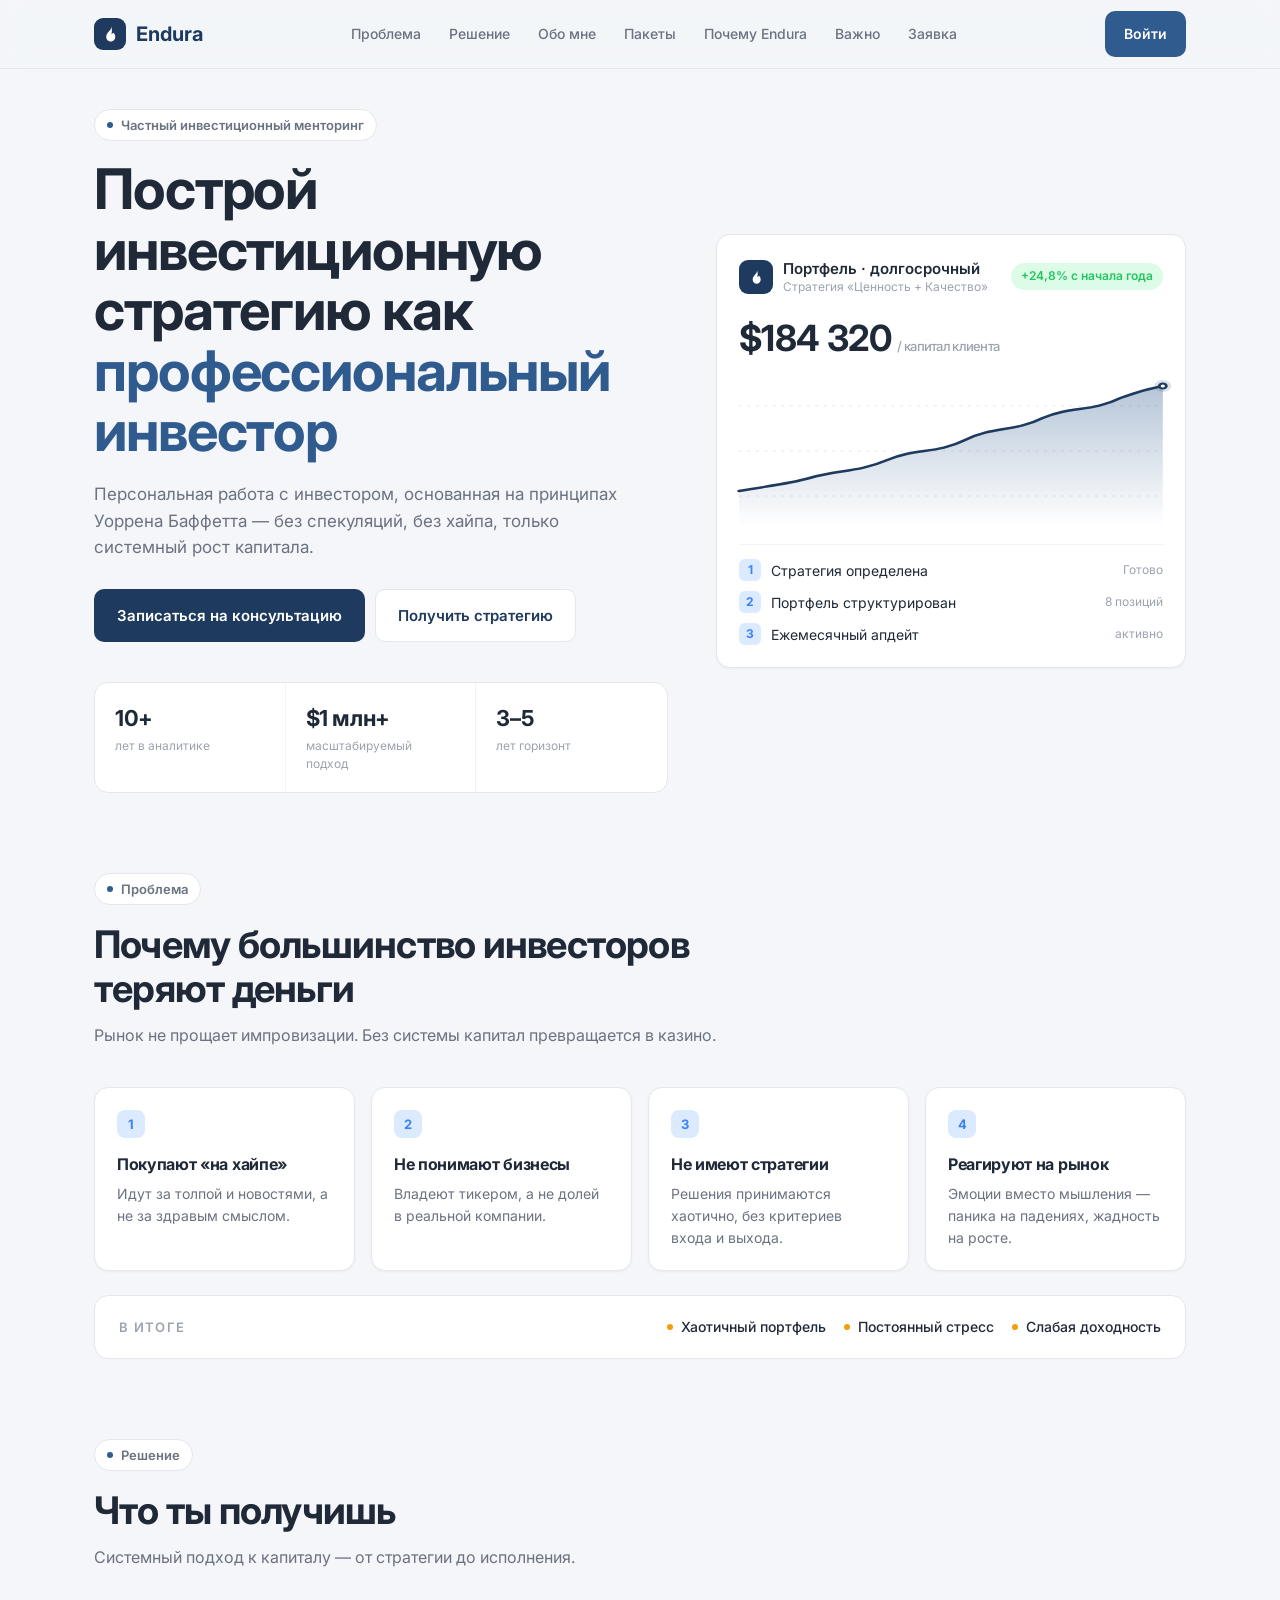
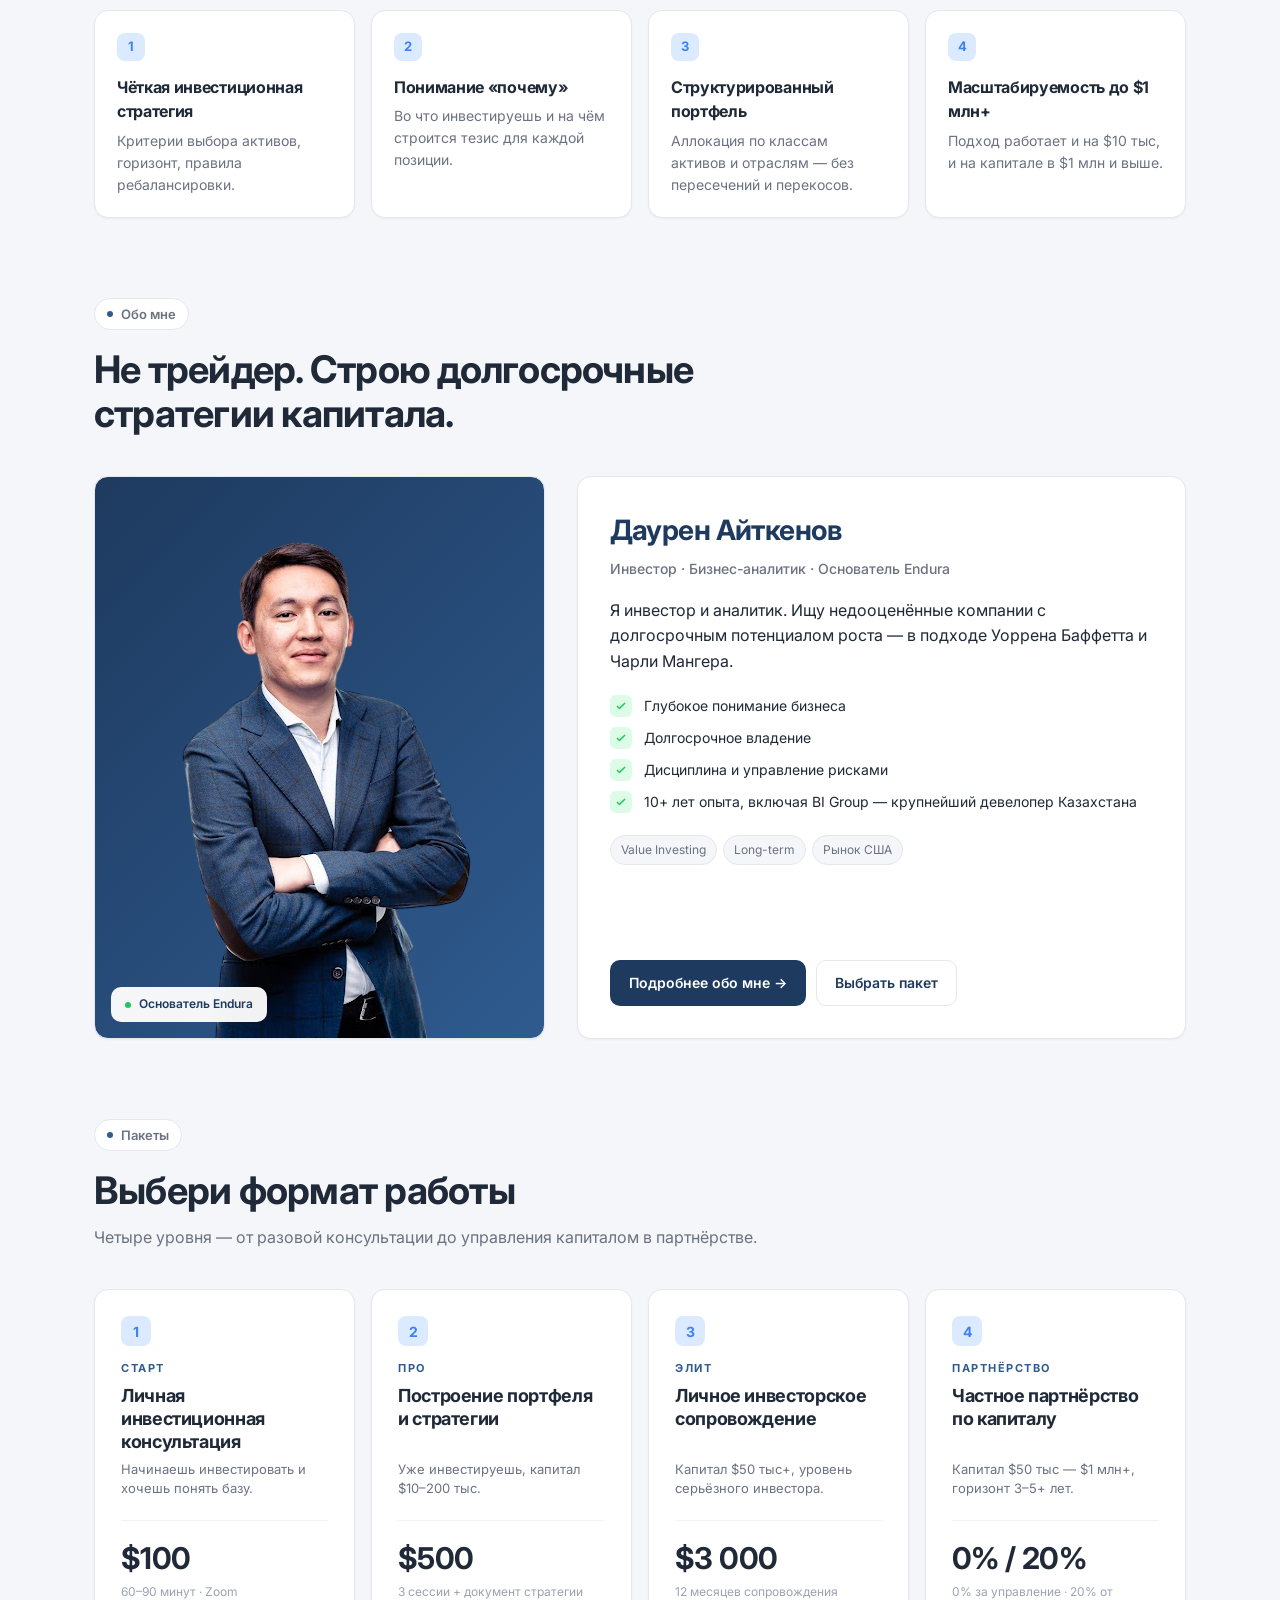
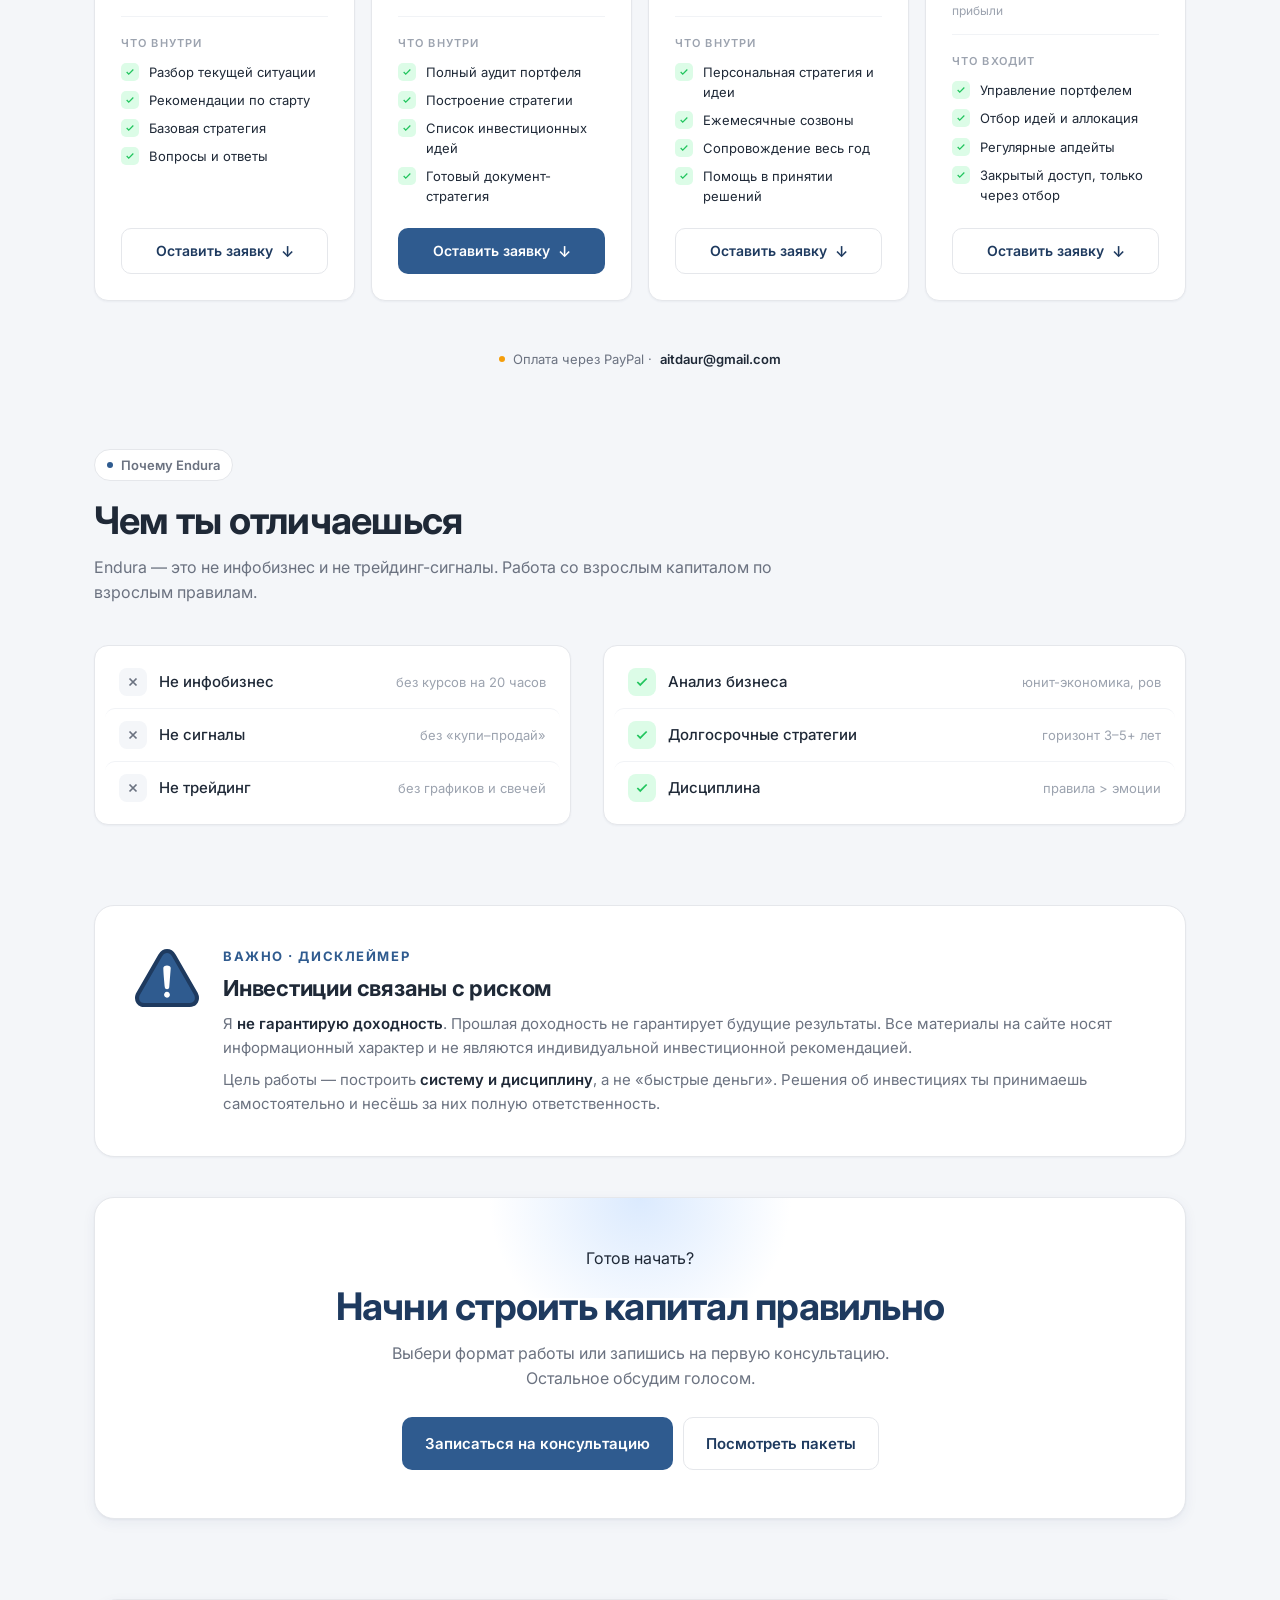
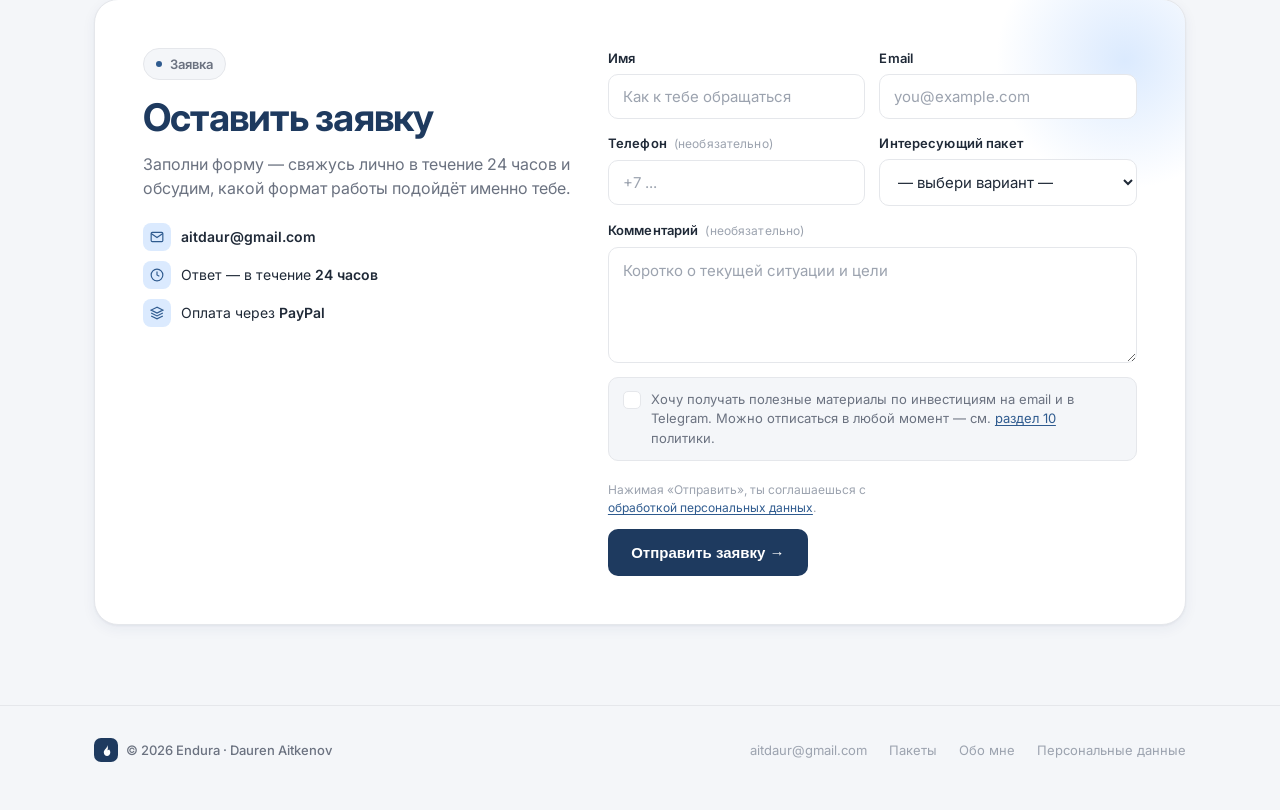
<file: index.html>
<!doctype html>
<html lang="ru">
<head>
<meta charset="utf-8" />
<meta name="viewport" content="width=device-width, initial-scale=1" />
<meta name="theme-color" content="#1E3A5F" />
<link rel="manifest" href="/site.webmanifest" />
<title>Endura — Построй инвестиционную стратегию как профессиональный инвестор</title>
<meta name="description" content="Персональная работа с инвестором. Долгосрочные стратегии капитала в подходе Уоррена Баффетта — без спекуляций, без хайпа." />
<link rel="canonical" href="https://endura.kz/" />

<!-- Open Graph -->
<meta property="og:type" content="website" />
<meta property="og:site_name" content="Endura" />
<meta property="og:title" content="Endura — Построй инвестиционную стратегию как профессиональный инвестор" />
<meta property="og:description" content="Персональная работа с инвестором. Долгосрочные стратегии капитала в подходе Уоррена Баффетта — без спекуляций, без хайпа." />
<meta property="og:url" content="https://endura.kz/" />
<meta property="og:locale" content="ru_RU" />

<!-- Twitter -->
<meta name="twitter:card" content="summary_large_image" />
<meta name="twitter:title" content="Endura — Построй инвестиционную стратегию" />
<meta name="twitter:description" content="Персональная работа с инвестором. Подход Уоррена Баффетта и Чарли Мангера." />

<!-- Schema.org (JSON-LD) -->
<script type="application/ld+json">
{
  "@context": "https://schema.org",
  "@graph": [
    {
      "@type": "ProfessionalService",
      "@id": "https://endura.kz/#organization",
      "name": "Endura",
      "alternateName": "Endura Investment Mentorship",
      "url": "https://endura.kz/",
      "description": "Персональная работа с инвестором. Долгосрочные стратегии капитала в подходе Уоррена Баффетта — без спекуляций, без хайпа.",
      "email": "aitdaur@gmail.com",
      "founder": { "@id": "https://endura.kz/#dauren" },
      "serviceType": ["Инвестиционный менторинг", "Консультации по инвестициям", "Построение портфеля", "Управление капиталом"],
      "areaServed": { "@type": "Place", "name": "Global" },
      "priceRange": "$100 – $3000+",
      "knowsAbout": ["Value Investing", "Long-term Investing", "Business Analysis", "Capital Strategy", "US Equity Markets", "Warren Buffett philosophy", "Charlie Munger principles"],
      "hasOfferCatalog": { "@id": "https://endura.kz/#offers" },
      "sameAs": ["https://endura.kz/about.html"]
    },
    {
      "@type": "Person",
      "@id": "https://endura.kz/#dauren",
      "name": "Даурен Айткенов",
      "alternateName": "Dauren Aitkenov",
      "jobTitle": "Инвестор · Бизнес-аналитик · Основатель Endura",
      "description": "Инвестор и бизнес-аналитик. Специализируется на поиске недооценённых компаний с долгосрочным потенциалом роста. Подход сформирован под влиянием философии Уоррена Баффетта и Чарли Мангера.",
      "worksFor": { "@id": "https://endura.kz/#organization" },
      "email": "aitdaur@gmail.com",
      "url": "https://endura.kz/about.html",
      "image": "https://endura.kz/dauren.png",
      "knowsAbout": ["Value Investing", "Long-term Investing", "Business Analysis", "Capital Strategy", "US Equity Markets"],
      "alumniOf": {
        "@type": "Organization",
        "name": "BI Group",
        "description": "Крупнейший девелопер Казахстана"
      }
    },
    {
      "@type": "WebSite",
      "@id": "https://endura.kz/#website",
      "url": "https://endura.kz/",
      "name": "Endura",
      "description": "Построй инвестиционную стратегию как профессиональный инвестор.",
      "publisher": { "@id": "https://endura.kz/#organization" },
      "inLanguage": "ru"
    },
    {
      "@type": "WebPage",
      "@id": "https://endura.kz/#webpage",
      "url": "https://endura.kz/",
      "name": "Endura — Построй инвестиционную стратегию как профессиональный инвестор",
      "isPartOf": { "@id": "https://endura.kz/#website" },
      "about": { "@id": "https://endura.kz/#organization" },
      "inLanguage": "ru"
    },
    {
      "@type": "OfferCatalog",
      "@id": "https://endura.kz/#offers",
      "name": "Пакеты работы с инвестором",
      "itemListElement": [
        {
          "@type": "Offer",
          "name": "Старт — Личная инвестиционная консультация",
          "description": "Для начинающих инвесторов. Разбор текущей ситуации, рекомендации по старту, базовая стратегия и вопросы-ответы. 60–90 минут в Zoom.",
          "price": "100",
          "priceCurrency": "USD",
          "category": "Investment Consultation",
          "availability": "https://schema.org/InStock",
          "seller": { "@id": "https://endura.kz/#organization" }
        },
        {
          "@type": "Offer",
          "name": "Про — Построение портфеля и стратегии",
          "description": "Для инвесторов с капиталом $10–200 тыс. Полный аудит портфеля, построение стратегии, список инвестиционных идей. 3 сессии + документ стратегии.",
          "price": "500",
          "priceCurrency": "USD",
          "category": "Portfolio Strategy",
          "availability": "https://schema.org/InStock",
          "seller": { "@id": "https://endura.kz/#organization" }
        },
        {
          "@type": "Offer",
          "name": "Элит — Личное инвесторское сопровождение",
          "description": "Для инвесторов с капиталом $50 тыс+. 12 месяцев сопровождения, персональная стратегия, ежемесячные звонки, помощь в принятии решений.",
          "price": "3000",
          "priceCurrency": "USD",
          "category": "Investor Mentorship",
          "availability": "https://schema.org/InStock",
          "seller": { "@id": "https://endura.kz/#organization" }
        },
        {
          "@type": "Offer",
          "name": "Партнёрство — Частное партнёрство по капиталу",
          "description": "Для капитала $50 тыс — $1 млн+, горизонт 3–5+ лет. 0% management fee, 20% performance fee от прибыли. Закрытый доступ, только через отбор.",
          "priceSpecification": {
            "@type": "PriceSpecification",
            "description": "0% management fee · 20% performance fee от прибыли",
            "priceCurrency": "USD"
          },
          "category": "Private Capital Partnership",
          "availability": "https://schema.org/LimitedAvailability",
          "seller": { "@id": "https://endura.kz/#organization" }
        }
      ]
    }
  ]
}
</script>

<link rel="preconnect" href="https://fonts.googleapis.com">
<link rel="preconnect" href="https://fonts.gstatic.com" crossorigin>
<link href="https://fonts.googleapis.com/css2?family=Inter:wght@400;500;600;700;800&display=swap" rel="stylesheet">
<link rel="stylesheet" href="main.css">
</head>
<body>

<!-- NAV -->
<header class="nav">
  <div class="container nav-inner">
    <a href="#" class="brand" aria-label="Endura">
      <span class="brand-mark">
        <svg viewBox="0 0 24 24" fill="currentColor" aria-hidden="true"><path d="M13.5 2c.3 3.2-1.3 5-3 6.7-1.8 1.9-3.5 3.8-3.5 7C7 19.3 9.7 22 13 22s6-2.7 6-6.3c0-2.3-1.1-4-2.3-5.4-.8.8-1.9 1.3-3 1.3 1-2 1.5-4.4-.2-9.6Z"/></svg>
      </span>
      Endura
    </a>
    <nav class="nav-links">
      <a href="#problem">Проблема</a>
      <a href="#solution">Решение</a>
      <a href="#about">Обо мне</a>
      <a href="#packages">Пакеты</a>
      <a href="#why">Почему Endura</a>
      <a href="#disclaimer">Важно</a>
      <a href="#contact">Заявка</a>
    </nav>
    <div class="nav-cta">
      <a href="#" class="btn btn-brand">Войти</a>
    </div>
  </div>
</header>

<!-- HERO -->
<section class="hero">
  <div class="container hero-grid">
    <div class="reveal">
      <span class="kicker"><span class="dot"></span> Частный инвестиционный менторинг</span>
      <h1>Построй инвестиционную стратегию как <em>профессиональный инвестор</em></h1>
      <p class="hero-sub">
        Персональная работа с инвестором, основанная на принципах Уоррена Баффетта —
        без спекуляций, без хайпа, только системный рост капитала.
      </p>
      <div class="hero-cta">
        <a href="#packages" class="btn btn-primary btn-lg">Записаться на консультацию</a>
        <a href="#solution" class="btn btn-ghost btn-lg">Получить стратегию</a>
      </div>
      <div class="hero-stats">
        <div class="hero-stat"><div class="n">10+</div><div class="l">лет в аналитике</div></div>
        <div class="hero-stat"><div class="n">$1 млн+</div><div class="l">масштабируемый подход</div></div>
        <div class="hero-stat"><div class="n">3–5</div><div class="l">лет горизонт</div></div>
      </div>
    </div>

    <!-- карточка в стиле дашборда -->
    <div class="hero-visual reveal" aria-hidden="true">
      <div class="hv-top">
        <div class="hv-title">
          <div class="ic">
            <svg viewBox="0 0 24 24" fill="currentColor"><path d="M13.5 2c.3 3.2-1.3 5-3 6.7-1.8 1.9-3.5 3.8-3.5 7C7 19.3 9.7 22 13 22s6-2.7 6-6.3c0-2.3-1.1-4-2.3-5.4-.8.8-1.9 1.3-3 1.3 1-2 1.5-4.4-.2-9.6Z"/></svg>
          </div>
          <div>
            <div class="t">Портфель · долгосрочный</div>
            <div class="s">Стратегия «Ценность + Качество»</div>
          </div>
        </div>
        <div class="hv-pill">+24,8% с начала года</div>
      </div>
      <div class="hv-big">$184 320<span class="s">/ капитал клиента</span></div>
      <div class="hv-chart">
        <svg viewBox="0 0 300 150" preserveAspectRatio="none">
          <defs>
            <linearGradient id="g" x1="0" x2="0" y1="0" y2="1">
              <stop offset="0%" stop-color="#2F5B8F" stop-opacity=".35"/>
              <stop offset="100%" stop-color="#2F5B8F" stop-opacity="0"/>
            </linearGradient>
          </defs>
          <!-- сетка -->
          <line x1="0" y1="30"  x2="300" y2="30"  stroke="#E5E7EB" stroke-width="1" stroke-dasharray="2 4"/>
          <line x1="0" y1="75"  x2="300" y2="75"  stroke="#E5E7EB" stroke-width="1" stroke-dasharray="2 4"/>
          <line x1="0" y1="120" x2="300" y2="120" stroke="#E5E7EB" stroke-width="1" stroke-dasharray="2 4"/>

          <!-- заливка под кривой -->
          <path d="M0,115 C20,110 35,108 50,102 C70,94 85,96 105,84 C125,72 140,78 160,64 C180,50 195,56 215,42 C235,30 250,36 270,22 C285,14 293,12 300,10 L300,150 L0,150 Z"
                fill="url(#g)"/>

          <!-- основная кривая -->
          <path d="M0,115 C20,110 35,108 50,102 C70,94 85,96 105,84 C125,72 140,78 160,64 C180,50 195,56 215,42 C235,30 250,36 270,22 C285,14 293,12 300,10"
                fill="none" stroke="#1E3A5F" stroke-width="2.5" stroke-linecap="round" stroke-linejoin="round"/>

          <!-- точка на конце -->
          <circle class="end-dot" cx="300" cy="10" r="6" fill="#1E3A5F" fill-opacity=".15"/>
          <circle cx="300" cy="10" r="3.5" fill="#1E3A5F"/>
          <circle cx="300" cy="10" r="1.5" fill="#fff"/>
        </svg>
      </div>
      <div class="hv-list">
        <div class="hv-row"><div class="l"><span class="num">1</span> Стратегия определена</div><div class="r">Готово</div></div>
        <div class="hv-row"><div class="l"><span class="num">2</span> Портфель структурирован</div><div class="r">8 позиций</div></div>
        <div class="hv-row"><div class="l"><span class="num">3</span> Ежемесячный апдейт</div><div class="r">активно</div></div>
      </div>
    </div>
  </div>
</section>

<!-- PROBLEM -->
<section id="problem">
  <div class="container">
    <div class="section-head reveal">
      <span class="kicker"><span class="dot"></span> Проблема</span>
      <h2>Почему большинство инвесторов теряют деньги</h2>
      <p class="lead">Рынок не прощает импровизации. Без системы капитал превращается в казино.</p>
    </div>

    <div class="problem-grid">
      <div class="card reveal">
        <div class="num">1</div>
        <h4>Покупают «на хайпе»</h4>
        <p>Идут за толпой и новостями, а не за здравым смыслом.</p>
      </div>
      <div class="card reveal">
        <div class="num">2</div>
        <h4>Не понимают бизнесы</h4>
        <p>Владеют тикером, а не долей в реальной компании.</p>
      </div>
      <div class="card reveal">
        <div class="num">3</div>
        <h4>Не имеют стратегии</h4>
        <p>Решения принимаются хаотично, без критериев входа и выхода.</p>
      </div>
      <div class="card reveal">
        <div class="num">4</div>
        <h4>Реагируют на рынок</h4>
        <p>Эмоции вместо мышления — паника на падениях, жадность на росте.</p>
      </div>
    </div>

    <div class="problem-outcome reveal">
      <div class="t">В итоге</div>
      <div class="items">
        <span>Хаотичный портфель</span>
        <span>Постоянный стресс</span>
        <span>Слабая доходность</span>
      </div>
    </div>
  </div>
</section>

<!-- SOLUTION -->
<section id="solution">
  <div class="container">
    <div class="section-head reveal">
      <span class="kicker"><span class="dot"></span> Решение</span>
      <h2>Что ты получишь</h2>
      <p class="lead">Системный подход к капиталу — от стратегии до исполнения.</p>
    </div>

    <div class="solution-grid">
      <div class="card reveal">
        <div class="num">1</div>
        <h4>Чёткая инвестиционная стратегия</h4>
        <p>Критерии выбора активов, горизонт, правила ребалансировки.</p>
      </div>
      <div class="card reveal">
        <div class="num">2</div>
        <h4>Понимание «почему»</h4>
        <p>Во что инвестируешь и на чём строится тезис для каждой позиции.</p>
      </div>
      <div class="card reveal">
        <div class="num">3</div>
        <h4>Структурированный портфель</h4>
        <p>Аллокация по классам активов и отраслям — без пересечений и перекосов.</p>
      </div>
      <div class="card reveal">
        <div class="num">4</div>
        <h4>Масштабируемость до $1 млн+</h4>
        <p>Подход работает и на $10 тыс, и на капитале в $1 млн и выше.</p>
      </div>
    </div>
  </div>
</section>

<!-- ABOUT -->
<section id="about">
  <div class="container">
    <div class="section-head reveal">
      <span class="kicker"><span class="dot"></span> Обо мне</span>
      <h2>Не трейдер. Строю долгосрочные стратегии капитала.</h2>
    </div>

    <div class="about-grid">
      <div class="about-photo reveal">
        <div class="ph-badge">Основатель Endura</div>
        <img src="dauren.png" alt="Даурен Айткенов" width="342" height="512" loading="lazy" decoding="async"/>
      </div>
      <div class="about-body reveal">
        <div class="name">Даурен Айткенов</div>
        <div class="role">Инвестор · Бизнес-аналитик · Основатель Endura</div>
        <p class="intro">
          Я инвестор и аналитик. Ищу недооценённые компании с долгосрочным потенциалом роста — в подходе Уоррена Баффетта и Чарли Мангера.
        </p>
        <ul class="about-list">
          <li><span class="ic"><svg viewBox="0 0 24 24" fill="none" stroke="currentColor" stroke-width="3"><path d="M20 6 9 17l-5-5"/></svg></span> Глубокое понимание бизнеса</li>
          <li><span class="ic"><svg viewBox="0 0 24 24" fill="none" stroke="currentColor" stroke-width="3"><path d="M20 6 9 17l-5-5"/></svg></span> Долгосрочное владение</li>
          <li><span class="ic"><svg viewBox="0 0 24 24" fill="none" stroke="currentColor" stroke-width="3"><path d="M20 6 9 17l-5-5"/></svg></span> Дисциплина и управление рисками</li>
          <li><span class="ic"><svg viewBox="0 0 24 24" fill="none" stroke="currentColor" stroke-width="3"><path d="M20 6 9 17l-5-5"/></svg></span> 10+ лет опыта, включая BI Group — крупнейший девелопер Казахстана</li>
        </ul>
        <div class="about-tags">
          <span>Value Investing</span>
          <span>Long-term</span>
          <span>Рынок США</span>
        </div>
        <div class="about-actions">
          <a href="about.html" class="btn btn-primary">Подробнее обо мне →</a>
          <a href="#packages" class="btn btn-ghost">Выбрать пакет</a>
        </div>
      </div>
    </div>
  </div>
</section>

<!-- PACKAGES -->
<section id="packages">
  <div class="container">
    <div class="section-head reveal">
      <span class="kicker"><span class="dot"></span> Пакеты</span>
      <h2>Выбери формат работы</h2>
      <p class="lead">Четыре уровня — от разовой консультации до управления капиталом в партнёрстве.</p>
    </div>

    <div class="pkgs-grid">
      <!-- START -->
      <div class="pkg reveal">
        <div class="pkg-num">1</div>
        <div class="pkg-label">Старт</div>
        <h3>Личная инвестиционная консультация</h3>
        <p class="pkg-sub">Начинаешь инвестировать и хочешь понять базу.</p>
        <div class="pkg-price">
          <div class="price">$100</div>
          <div class="price-sub">60–90 минут · Zoom</div>
        </div>
        <div class="pkg-meta">Что внутри</div>
        <ul>
          <li><span class="ic"><svg viewBox="0 0 24 24" fill="none" stroke="currentColor" stroke-width="3"><path d="M20 6 9 17l-5-5"/></svg></span> Разбор текущей ситуации</li>
          <li><span class="ic"><svg viewBox="0 0 24 24" fill="none" stroke="currentColor" stroke-width="3"><path d="M20 6 9 17l-5-5"/></svg></span> Рекомендации по старту</li>
          <li><span class="ic"><svg viewBox="0 0 24 24" fill="none" stroke="currentColor" stroke-width="3"><path d="M20 6 9 17l-5-5"/></svg></span> Базовая стратегия</li>
          <li><span class="ic"><svg viewBox="0 0 24 24" fill="none" stroke="currentColor" stroke-width="3"><path d="M20 6 9 17l-5-5"/></svg></span> Вопросы и ответы</li>
        </ul>
        <a href="#contact" class="btn btn-ghost" data-package="Старт — $100">Оставить заявку <span class="arr">↓</span></a>
      </div>

      <!-- PRO -->
      <div class="pkg reveal">
        <div class="pkg-num">2</div>
        <div class="pkg-label">Про</div>
        <h3>Построение портфеля и стратегии</h3>
        <p class="pkg-sub">Уже инвестируешь, капитал $10–200 тыс.</p>
        <div class="pkg-price">
          <div class="price">$500</div>
          <div class="price-sub">3 сессии + документ стратегии</div>
        </div>
        <div class="pkg-meta">Что внутри</div>
        <ul>
          <li><span class="ic"><svg viewBox="0 0 24 24" fill="none" stroke="currentColor" stroke-width="3"><path d="M20 6 9 17l-5-5"/></svg></span> Полный аудит портфеля</li>
          <li><span class="ic"><svg viewBox="0 0 24 24" fill="none" stroke="currentColor" stroke-width="3"><path d="M20 6 9 17l-5-5"/></svg></span> Построение стратегии</li>
          <li><span class="ic"><svg viewBox="0 0 24 24" fill="none" stroke="currentColor" stroke-width="3"><path d="M20 6 9 17l-5-5"/></svg></span> Список инвестиционных идей</li>
          <li><span class="ic"><svg viewBox="0 0 24 24" fill="none" stroke="currentColor" stroke-width="3"><path d="M20 6 9 17l-5-5"/></svg></span> Готовый документ-стратегия</li>
        </ul>
        <a href="#contact" class="btn btn-brand" data-package="Про — $500">Оставить заявку <span class="arr">↓</span></a>
      </div>

      <!-- ELITE -->
      <div class="pkg reveal">
        <div class="pkg-num">3</div>
        <div class="pkg-label">Элит</div>
        <h3>Личное инвесторское сопровождение</h3>
        <p class="pkg-sub">Капитал $50 тыс+, уровень серьёзного инвестора.</p>
        <div class="pkg-price">
          <div class="price">$3 000</div>
          <div class="price-sub">12 месяцев сопровождения</div>
        </div>
        <div class="pkg-meta">Что внутри</div>
        <ul>
          <li><span class="ic"><svg viewBox="0 0 24 24" fill="none" stroke="currentColor" stroke-width="3"><path d="M20 6 9 17l-5-5"/></svg></span> Персональная стратегия и идеи</li>
          <li><span class="ic"><svg viewBox="0 0 24 24" fill="none" stroke="currentColor" stroke-width="3"><path d="M20 6 9 17l-5-5"/></svg></span> Ежемесячные созвоны</li>
          <li><span class="ic"><svg viewBox="0 0 24 24" fill="none" stroke="currentColor" stroke-width="3"><path d="M20 6 9 17l-5-5"/></svg></span> Сопровождение весь год</li>
          <li><span class="ic"><svg viewBox="0 0 24 24" fill="none" stroke="currentColor" stroke-width="3"><path d="M20 6 9 17l-5-5"/></svg></span> Помощь в принятии решений</li>
        </ul>
        <a href="#contact" class="btn btn-ghost" data-package="Элит — $3 000">Оставить заявку <span class="arr">↓</span></a>
      </div>

      <!-- PARTNERSHIP -->
      <div class="pkg reveal">
        <div class="pkg-num">4</div>
        <div class="pkg-label">Партнёрство</div>
        <h3>Частное партнёрство по капиталу</h3>
        <p class="pkg-sub">Капитал $50 тыс — $1 млн+, горизонт 3–5+ лет.</p>
        <div class="pkg-price">
          <div class="price">0% / 20%</div>
          <div class="price-sub">0% за управление · 20% от прибыли</div>
        </div>
        <div class="pkg-meta">Что входит</div>
        <ul>
          <li><span class="ic"><svg viewBox="0 0 24 24" fill="none" stroke="currentColor" stroke-width="3"><path d="M20 6 9 17l-5-5"/></svg></span> Управление портфелем</li>
          <li><span class="ic"><svg viewBox="0 0 24 24" fill="none" stroke="currentColor" stroke-width="3"><path d="M20 6 9 17l-5-5"/></svg></span> Отбор идей и аллокация</li>
          <li><span class="ic"><svg viewBox="0 0 24 24" fill="none" stroke="currentColor" stroke-width="3"><path d="M20 6 9 17l-5-5"/></svg></span> Регулярные апдейты</li>
          <li><span class="ic"><svg viewBox="0 0 24 24" fill="none" stroke="currentColor" stroke-width="3"><path d="M20 6 9 17l-5-5"/></svg></span> Закрытый доступ, только через отбор</li>
        </ul>
        <a href="#contact" class="btn btn-ghost" data-package="Партнёрство">Оставить заявку <span class="arr">↓</span></a>
      </div>
    </div>

    <div class="pay-wrap">
      <span class="pay-note"><span class="dot"></span> Оплата через PayPal · <strong>aitdaur@gmail.com</strong></span>
    </div>
  </div>
</section>

<!-- WHY -->
<section id="why">
  <div class="container">
    <div class="section-head reveal">
      <span class="kicker"><span class="dot"></span> Почему Endura</span>
      <h2>Чем ты отличаешься</h2>
      <p class="lead">Endura — это не инфобизнес и не трейдинг-сигналы. Работа со взрослым капиталом по взрослым правилам.</p>
    </div>

    <div class="why-grid">
      <div class="why-list reveal">
        <div class="why-row no">
          <div class="ic"><svg width="14" height="14" viewBox="0 0 24 24" fill="none" stroke="currentColor" stroke-width="3"><path d="M18 6 6 18M6 6l12 12"/></svg></div>
          <div class="t">Не инфобизнес</div><div class="s">без курсов на 20 часов</div>
        </div>
        <div class="why-row no">
          <div class="ic"><svg width="14" height="14" viewBox="0 0 24 24" fill="none" stroke="currentColor" stroke-width="3"><path d="M18 6 6 18M6 6l12 12"/></svg></div>
          <div class="t">Не сигналы</div><div class="s">без «купи–продай»</div>
        </div>
        <div class="why-row no">
          <div class="ic"><svg width="14" height="14" viewBox="0 0 24 24" fill="none" stroke="currentColor" stroke-width="3"><path d="M18 6 6 18M6 6l12 12"/></svg></div>
          <div class="t">Не трейдинг</div><div class="s">без графиков и свечей</div>
        </div>
      </div>
      <div class="why-list reveal">
        <div class="why-row yes">
          <div class="ic"><svg width="14" height="14" viewBox="0 0 24 24" fill="none" stroke="currentColor" stroke-width="3"><path d="M20 6 9 17l-5-5"/></svg></div>
          <div class="t">Анализ бизнеса</div><div class="s">юнит-экономика, ров</div>
        </div>
        <div class="why-row yes">
          <div class="ic"><svg width="14" height="14" viewBox="0 0 24 24" fill="none" stroke="currentColor" stroke-width="3"><path d="M20 6 9 17l-5-5"/></svg></div>
          <div class="t">Долгосрочные стратегии</div><div class="s">горизонт 3–5+ лет</div>
        </div>
        <div class="why-row yes">
          <div class="ic"><svg width="14" height="14" viewBox="0 0 24 24" fill="none" stroke="currentColor" stroke-width="3"><path d="M20 6 9 17l-5-5"/></svg></div>
          <div class="t">Дисциплина</div><div class="s">правила > эмоции</div>
        </div>
      </div>
    </div>
  </div>
</section>

<!-- DISCLAIMER -->
<div class="disclaimer" id="disclaimer">
  <div class="container">
    <div class="disclaimer-box reveal">
      <div class="ic">
        <svg xmlns="http://www.w3.org/2000/svg" viewBox="0 0 122.88 111.54" aria-hidden="true">
          <path fill="#1E3A5F" d="M2.35,84.42,45.28,10.2l.17-.27h0A23,23,0,0,1,52.5,2.69,17,17,0,0,1,61.57,0a16.7,16.7,0,0,1,9.11,2.69,22.79,22.79,0,0,1,7,7.26q.19.32.36.63l42.23,73.34.24.44h0a22.48,22.48,0,0,1,2.37,10.19,17.63,17.63,0,0,1-2.17,8.35,15.94,15.94,0,0,1-6.93,6.6c-.19.1-.39.18-.58.26a21.19,21.19,0,0,1-9.11,1.75v0H17.61c-.22,0-.44,0-.65,0a18.07,18.07,0,0,1-6.2-1.15A16.42,16.42,0,0,1,3,104.24a17.53,17.53,0,0,1-3-9.57,23,23,0,0,1,1.57-8.74,7.66,7.66,0,0,1,.77-1.51Z"/>
          <path fill="#2F5B8F" fill-rule="evenodd" d="M9,88.75,52.12,14.16c5.24-8.25,13.54-8.46,18.87,0l42.43,73.69c3.39,6.81,1.71,16-9.33,15.77H17.61C10.35,103.8,5.67,97.43,9,88.75Z"/>
          <path fill="#FFFFFF" d="M57.57,83.78A5.53,5.53,0,0,1,61,82.2a5.6,5.6,0,0,1,2.4.36,5.7,5.7,0,0,1,2,1.3,5.56,5.56,0,0,1,1.54,5,6.23,6.23,0,0,1-.42,1.35,5.57,5.57,0,0,1-5.22,3.26,5.72,5.72,0,0,1-2.27-.53A5.51,5.51,0,0,1,56.28,90a5.18,5.18,0,0,1-.36-1.27,5.83,5.83,0,0,1-.06-1.31h0a6.53,6.53,0,0,1,.57-2,4.7,4.7,0,0,1,1.14-1.56Zm8.15-10.24c-.19,4.79-8.31,4.8-8.49,0-.82-8.21-2.92-29.34-2.86-37.05.07-2.38,2-3.79,4.56-4.33a12.83,12.83,0,0,1,5,0c2.61.56,4.65,2,4.65,4.44v.24L65.72,73.54Z"/>
        </svg>
      </div>
      <div>
        <div class="t">Важно · дисклеймер</div>
        <h3>Инвестиции связаны с риском</h3>
        <p>
          Я <strong>не гарантирую доходность</strong>. Прошлая доходность не гарантирует будущие результаты.
          Все материалы на сайте носят информационный характер и не являются индивидуальной инвестиционной рекомендацией.
        </p>
        <p>
          Цель работы — построить <strong>систему и дисциплину</strong>, а не «быстрые деньги».
          Решения об инвестициях ты принимаешь самостоятельно и несёшь за них полную ответственность.
        </p>
      </div>
    </div>
  </div>
</div>

<!-- FINAL CTA -->
<section class="finalcta">
  <div class="container">
    <div class="finalcta-inner reveal">
      <span class="kicker"><span class="dot"></span> Готов начать?</span>
      <h2>Начни строить капитал правильно</h2>
      <p>Выбери формат работы или запишись на первую консультацию. Остальное обсудим голосом.</p>
      <div class="buttons">
        <a href="#contact" class="btn btn-brand btn-lg">Записаться на консультацию</a>
        <a href="#packages" class="btn btn-ghost btn-lg">Посмотреть пакеты</a>
      </div>
    </div>
  </div>
</section>

<!-- FORM -->
<section class="form-section" id="contact">
  <div class="container">
    <div class="form-wrap reveal">
      <div class="form-intro">
        <span class="kicker"><span class="dot"></span> Заявка</span>
        <h2>Оставить заявку</h2>
        <p>Заполни форму — свяжусь лично в течение 24 часов и обсудим, какой формат работы подойдёт именно тебе.</p>
        <ul>
          <li>
            <span class="ic"><svg viewBox="0 0 24 24" fill="none" stroke="currentColor" stroke-width="2"><path d="M4 4h16c1.1 0 2 .9 2 2v12c0 1.1-.9 2-2 2H4c-1.1 0-2-.9-2-2V6c0-1.1.9-2 2-2z"/><path d="m22 6-10 7L2 6"/></svg></span>
            <span><strong>aitdaur@gmail.com</strong></span>
          </li>
          <li>
            <span class="ic"><svg viewBox="0 0 24 24" fill="none" stroke="currentColor" stroke-width="2"><circle cx="12" cy="12" r="10"/><path d="M12 6v6l4 2"/></svg></span>
            <span>Ответ — в течение <strong>24 часов</strong></span>
          </li>
          <li>
            <span class="ic"><svg viewBox="0 0 24 24" fill="none" stroke="currentColor" stroke-width="2"><path d="M12 2 2 7l10 5 10-5-10-5zM2 17l10 5 10-5M2 12l10 5 10-5"/></svg></span>
            <span>Оплата через <strong>PayPal</strong></span>
          </li>
        </ul>
      </div>

      <form class="form" id="lead-form" novalidate>
        <div class="row">
          <div class="field">
            <label for="f-name">Имя</label>
            <input type="text" id="f-name" name="name" placeholder="Как к тебе обращаться" required>
          </div>
          <div class="field">
            <label for="f-email">Email</label>
            <input type="email" id="f-email" name="email" placeholder="you@example.com" required>
          </div>
        </div>
        <div class="row">
          <div class="field">
            <label for="f-phone">Телефон <span class="opt">(необязательно)</span></label>
            <input type="tel" id="f-phone" name="phone" placeholder="+7 ...">
          </div>
          <div class="field">
            <label for="f-package">Интересующий пакет</label>
            <select id="f-package" name="package">
              <option value="">— выбери вариант —</option>
              <option value="Старт — $100">Старт · $100</option>
              <option value="Про — $500">Про · $500</option>
              <option value="Элит — $3 000">Элит · $3 000</option>
              <option value="Партнёрство">Партнёрство</option>
              <option value="Пока не определился">Пока не определился</option>
            </select>
          </div>
        </div>
        <div class="field">
          <label for="f-message">Комментарий <span class="opt">(необязательно)</span></label>
          <textarea id="f-message" name="message" rows="4" placeholder="Коротко о текущей ситуации и цели"></textarea>
        </div>
        <label class="checkbox">
          <input type="checkbox" id="f-subscribe" name="subscribe">
          <span class="box"></span>
          <span class="ctext">
            Хочу получать полезные материалы по инвестициям на email и в Telegram.
            Можно отписаться в любой момент — см. <a href="privacy.html#mailings">раздел 10</a> политики.
          </span>
        </label>
        <div class="submit">
          <span class="hint">Нажимая «Отправить», ты соглашаешься с <a href="privacy.html">обработкой персональных данных</a>.</span>
          <button type="submit" class="btn btn-primary btn-lg">Отправить заявку →</button>
        </div>
        <div class="form-success" id="form-success">
          Заявка подготовлена — открылось письмо в твоём почтовом клиенте. Отправь его, и я свяжусь в течение 24 часов.
        </div>
      </form>
    </div>
  </div>
</section>

<!-- FOOTER -->
<footer>
  <div class="container foot-inner">
    <div class="foot-brand">
      <span class="brand-mark">
        <svg viewBox="0 0 24 24" fill="currentColor"><path d="M13.5 2c.3 3.2-1.3 5-3 6.7-1.8 1.9-3.5 3.8-3.5 7C7 19.3 9.7 22 13 22s6-2.7 6-6.3c0-2.3-1.1-4-2.3-5.4-.8.8-1.9 1.3-3 1.3 1-2 1.5-4.4-.2-9.6Z"/></svg>
      </span>
      © 2026 Endura · Dauren Aitkenov
    </div>
    <div class="foot-links">
      <a href="mailto:aitdaur@gmail.com">aitdaur@gmail.com</a>
      <a href="#packages">Пакеты</a>
      <a href="#about">Обо мне</a>
      <a href="privacy.html">Персональные данные</a>
    </div>
  </div>
</footer>

<script src="main.js" defer></script>
</body>
</html>
</file>
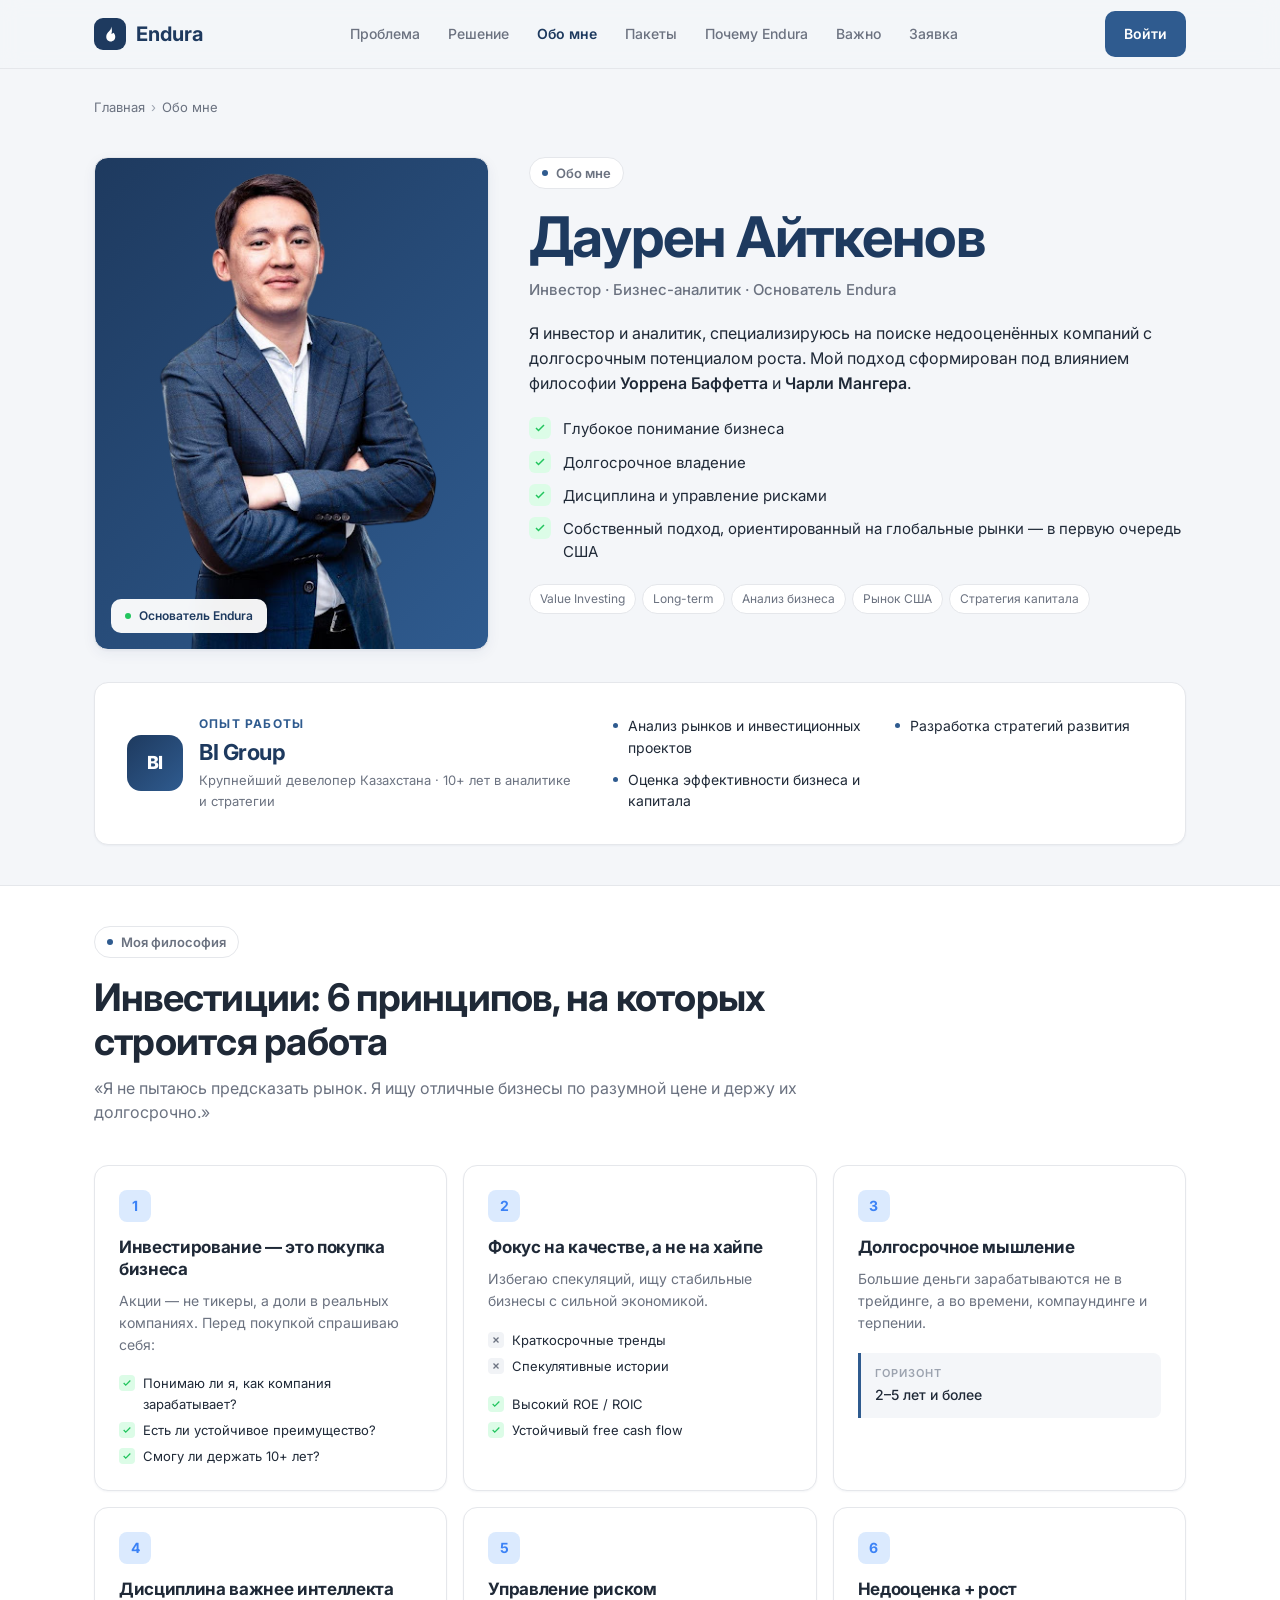
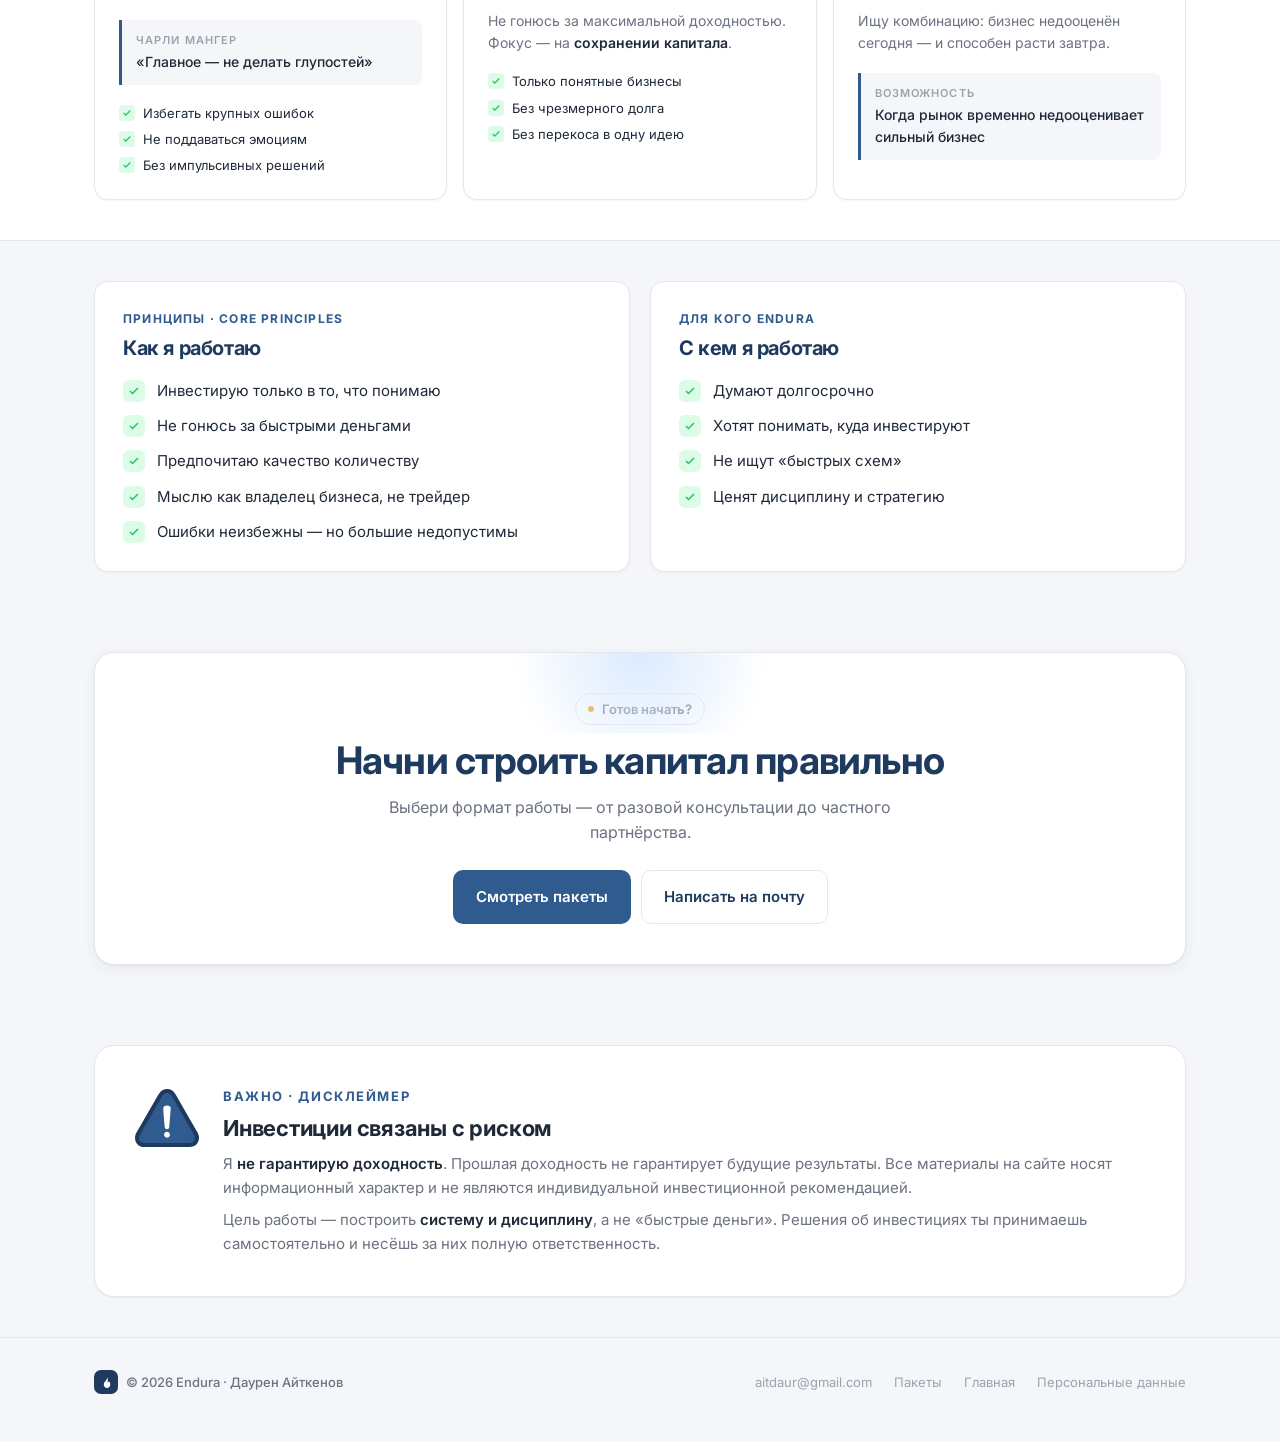
<file: about.html>
<!doctype html>
<html lang="ru">
<head>
<meta charset="utf-8" />
<meta name="viewport" content="width=device-width, initial-scale=1" />
<meta name="theme-color" content="#1E3A5F" />
<link rel="manifest" href="/site.webmanifest" />
<title>Обо мне — Даурен Айткенов · Endura</title>
<meta name="description" content="Инвестор и бизнес-аналитик, основатель Endura. Подход Уоррена Баффетта и Чарли Мангера: понимание бизнеса, долгосрочное владение, дисциплина." />
<link rel="canonical" href="https://endura.kz/about.html" />

<!-- Open Graph -->
<meta property="og:type" content="profile" />
<meta property="og:site_name" content="Endura" />
<meta property="og:title" content="Обо мне — Даурен Айткенов · Endura" />
<meta property="og:description" content="Инвестор и бизнес-аналитик, основатель Endura. Подход Уоррена Баффетта и Чарли Мангера." />
<meta property="og:url" content="https://endura.kz/about.html" />
<meta property="og:image" content="https://endura.kz/dauren.png" />
<meta property="og:locale" content="ru_RU" />
<meta property="profile:first_name" content="Даурен" />
<meta property="profile:last_name" content="Айткенов" />

<!-- Twitter -->
<meta name="twitter:card" content="summary_large_image" />
<meta name="twitter:title" content="Даурен Айткенов — основатель Endura" />
<meta name="twitter:description" content="Инвестор, бизнес-аналитик. Долгосрочные стратегии капитала в подходе Баффетта и Мангера." />
<meta name="twitter:image" content="https://endura.kz/dauren.png" />

<!-- Schema.org (JSON-LD) -->
<script type="application/ld+json">
{
  "@context": "https://schema.org",
  "@graph": [
    {
      "@type": "Person",
      "@id": "https://endura.kz/#dauren",
      "name": "Даурен Айткенов",
      "alternateName": "Dauren Aitkenov",
      "jobTitle": "Инвестор · Бизнес-аналитик · Основатель Endura",
      "description": "Инвестор и аналитик, специализируется на поиске недооценённых компаний с долгосрочным потенциалом роста. Подход сформирован под влиянием философии Уоррена Баффетта и Чарли Мангера — с фокусом на глубокое понимание бизнеса, долгосрочное владение, дисциплину и управление рисками. 10+ лет опыта в аналитике и стратегии, включая работу в BI Group — крупнейшем девелопере Казахстана.",
      "worksFor": { "@id": "https://endura.kz/#organization" },
      "email": "aitdaur@gmail.com",
      "url": "https://endura.kz/about.html",
      "image": "https://endura.kz/dauren.png",
      "knowsAbout": [
        "Value Investing",
        "Long-term Investing",
        "Business Analysis",
        "Capital Strategy",
        "US Equity Markets",
        "ROE / ROIC analysis",
        "Free Cash Flow",
        "Warren Buffett philosophy",
        "Charlie Munger principles",
        "Risk Management"
      ],
      "alumniOf": {
        "@type": "Organization",
        "name": "BI Group",
        "description": "Крупнейший девелопер Казахстана",
        "url": "https://bi.group"
      }
    },
    {
      "@type": "ProfessionalService",
      "@id": "https://endura.kz/#organization",
      "name": "Endura",
      "url": "https://endura.kz/",
      "email": "aitdaur@gmail.com",
      "founder": { "@id": "https://endura.kz/#dauren" },
      "description": "Персональная работа с инвестором. Долгосрочные стратегии капитала в подходе Уоррена Баффетта."
    },
    {
      "@type": "AboutPage",
      "@id": "https://endura.kz/about.html#webpage",
      "url": "https://endura.kz/about.html",
      "name": "Обо мне — Даурен Айткенов · Endura",
      "description": "Инвестор и бизнес-аналитик, основатель Endura. Подход Уоррена Баффетта и Чарли Мангера.",
      "inLanguage": "ru",
      "mainEntity": { "@id": "https://endura.kz/#dauren" },
      "breadcrumb": { "@id": "https://endura.kz/about.html#breadcrumb" }
    },
    {
      "@type": "BreadcrumbList",
      "@id": "https://endura.kz/about.html#breadcrumb",
      "itemListElement": [
        {
          "@type": "ListItem",
          "position": 1,
          "name": "Главная",
          "item": "https://endura.kz/"
        },
        {
          "@type": "ListItem",
          "position": 2,
          "name": "Обо мне",
          "item": "https://endura.kz/about.html"
        }
      ]
    }
  ]
}
</script>

<link rel="preconnect" href="https://fonts.googleapis.com">
<link rel="preconnect" href="https://fonts.gstatic.com" crossorigin>
<link href="https://fonts.googleapis.com/css2?family=Inter:wght@400;500;600;700;800&display=swap" rel="stylesheet">
<link rel="stylesheet" href="main.css">
<script src="main.js" defer></script>
</head>
<body>

<!-- NAV -->
<header class="nav">
  <div class="container nav-inner">
    <a href="index.html" class="brand" aria-label="Endura">
      <span class="brand-mark">
        <svg viewBox="0 0 24 24" fill="currentColor"><path d="M13.5 2c.3 3.2-1.3 5-3 6.7-1.8 1.9-3.5 3.8-3.5 7C7 19.3 9.7 22 13 22s6-2.7 6-6.3c0-2.3-1.1-4-2.3-5.4-.8.8-1.9 1.3-3 1.3 1-2 1.5-4.4-.2-9.6Z"/></svg>
      </span>
      Endura
    </a>
    <nav class="nav-links">
      <a href="index.html#problem">Проблема</a>
      <a href="index.html#solution">Решение</a>
      <a href="about.html" class="active">Обо мне</a>
      <a href="index.html#packages">Пакеты</a>
      <a href="index.html#why">Почему Endura</a>
      <a href="index.html#disclaimer">Важно</a>
      <a href="index.html#contact">Заявка</a>
    </nav>
    <div class="nav-cta">
      <a href="#" class="btn btn-brand">Войти</a>
    </div>
  </div>
</header>

<div class="container crumbs">
  <a href="index.html">Главная</a><span>›</span>Обо мне
</div>

<!-- ABOUT HERO -->
<section class="about-hero">
  <div class="container about-hero-grid">
    <div class="photo">
      <div class="badge">Основатель Endura</div>
      <img src="dauren.png" alt="Даурен Айткенов" width="342" height="512" fetchpriority="high" decoding="async"/>
    </div>

    <div class="about-intro">
      <span class="kicker"><span class="dot"></span> Обо мне</span>
      <h1>Даурен Айткенов</h1>
      <div class="role">Инвестор · Бизнес-аналитик · Основатель Endura</div>
      <p>
        Я инвестор и аналитик, специализируюсь на поиске недооценённых компаний
        с долгосрочным потенциалом роста. Мой подход сформирован под влиянием
        философии <strong style="color:var(--ink);font-weight:600">Уоррена Баффетта</strong> и
        <strong style="color:var(--ink);font-weight:600">Чарли Мангера</strong>.
      </p>
      <ul class="bullets">
        <li><span class="ic"><svg viewBox="0 0 24 24" fill="none" stroke="currentColor" stroke-width="3"><path d="M20 6 9 17l-5-5"/></svg></span> Глубокое понимание бизнеса</li>
        <li><span class="ic"><svg viewBox="0 0 24 24" fill="none" stroke="currentColor" stroke-width="3"><path d="M20 6 9 17l-5-5"/></svg></span> Долгосрочное владение</li>
        <li><span class="ic"><svg viewBox="0 0 24 24" fill="none" stroke="currentColor" stroke-width="3"><path d="M20 6 9 17l-5-5"/></svg></span> Дисциплина и управление рисками</li>
        <li><span class="ic"><svg viewBox="0 0 24 24" fill="none" stroke="currentColor" stroke-width="3"><path d="M20 6 9 17l-5-5"/></svg></span> Собственный подход, ориентированный на глобальные рынки — в первую очередь США</li>
      </ul>
      <div class="tags">
        <span>Value Investing</span>
        <span>Long-term</span>
        <span>Анализ бизнеса</span>
        <span>Рынок США</span>
        <span>Стратегия капитала</span>
      </div>
    </div>
  </div>

  <!-- опыт работы — широкий блок под двумя колонками -->
  <div class="container">
    <div class="exp">
      <div class="exp-head">
        <div class="exp-logo">BI</div>
        <div>
          <div class="lbl">Опыт работы</div>
          <h3>BI Group</h3>
          <div class="sub">Крупнейший девелопер Казахстана · 10+ лет в аналитике и стратегии</div>
        </div>
      </div>
      <ul>
        <li>Анализ рынков и инвестиционных проектов</li>
        <li>Разработка стратегий развития</li>
        <li>Оценка эффективности бизнеса и капитала</li>
      </ul>
    </div>
  </div>
</section>

<!-- PHILOSOPHY -->
<section class="alt">
  <div class="container">
    <div class="section-head">
      <span class="kicker"><span class="dot"></span> Моя философия</span>
      <h2>Инвестиции: 6 принципов, на которых строится работа</h2>
      <p>«Я не пытаюсь предсказать рынок. Я ищу отличные бизнесы по разумной цене и держу их долгосрочно.»</p>
    </div>

    <div class="phil-grid">
      <div class="phil-card">
        <div class="num">1</div>
        <h3>Инвестирование — это покупка бизнеса</h3>
        <p>Акции — не тикеры, а доли в реальных компаниях. Перед покупкой спрашиваю себя:</p>
        <ul>
          <li><span class="ic"><svg viewBox="0 0 24 24" fill="none" stroke="currentColor" stroke-width="3"><path d="M20 6 9 17l-5-5"/></svg></span> Понимаю ли я, как компания зарабатывает?</li>
          <li><span class="ic"><svg viewBox="0 0 24 24" fill="none" stroke="currentColor" stroke-width="3"><path d="M20 6 9 17l-5-5"/></svg></span> Есть ли устойчивое преимущество?</li>
          <li><span class="ic"><svg viewBox="0 0 24 24" fill="none" stroke="currentColor" stroke-width="3"><path d="M20 6 9 17l-5-5"/></svg></span> Смогу ли держать 10+ лет?</li>
        </ul>
      </div>

      <div class="phil-card">
        <div class="num">2</div>
        <h3>Фокус на качестве, а не на хайпе</h3>
        <p>Избегаю спекуляций, ищу стабильные бизнесы с сильной экономикой.</p>
        <ul class="cross">
          <li><span class="ic"><svg viewBox="0 0 24 24" fill="none" stroke="currentColor" stroke-width="3"><path d="M18 6 6 18M6 6l12 12"/></svg></span> Краткосрочные тренды</li>
          <li><span class="ic"><svg viewBox="0 0 24 24" fill="none" stroke="currentColor" stroke-width="3"><path d="M18 6 6 18M6 6l12 12"/></svg></span> Спекулятивные истории</li>
        </ul>
        <ul>
          <li><span class="ic"><svg viewBox="0 0 24 24" fill="none" stroke="currentColor" stroke-width="3"><path d="M20 6 9 17l-5-5"/></svg></span> Высокий ROE / ROIC</li>
          <li><span class="ic"><svg viewBox="0 0 24 24" fill="none" stroke="currentColor" stroke-width="3"><path d="M20 6 9 17l-5-5"/></svg></span> Устойчивый free cash flow</li>
        </ul>
      </div>

      <div class="phil-card">
        <div class="num">3</div>
        <h3>Долгосрочное мышление</h3>
        <p>Большие деньги зарабатываются не в трейдинге, а во времени, компаундинге и терпении.</p>
        <div class="quote">
          <div class="l">Горизонт</div>
          2–5 лет и более
        </div>
      </div>

      <div class="phil-card">
        <div class="num">4</div>
        <h3>Дисциплина важнее интеллекта</h3>
        <div class="quote">
          <div class="l">Чарли Мангер</div>
          «Главное — не делать глупостей»
        </div>
        <ul>
          <li><span class="ic"><svg viewBox="0 0 24 24" fill="none" stroke="currentColor" stroke-width="3"><path d="M20 6 9 17l-5-5"/></svg></span> Избегать крупных ошибок</li>
          <li><span class="ic"><svg viewBox="0 0 24 24" fill="none" stroke="currentColor" stroke-width="3"><path d="M20 6 9 17l-5-5"/></svg></span> Не поддаваться эмоциям</li>
          <li><span class="ic"><svg viewBox="0 0 24 24" fill="none" stroke="currentColor" stroke-width="3"><path d="M20 6 9 17l-5-5"/></svg></span> Без импульсивных решений</li>
        </ul>
      </div>

      <div class="phil-card">
        <div class="num">5</div>
        <h3>Управление риском</h3>
        <p>Не гонюсь за максимальной доходностью. Фокус — на <strong style="color:var(--ink);font-weight:600">сохранении капитала</strong>.</p>
        <ul>
          <li><span class="ic"><svg viewBox="0 0 24 24" fill="none" stroke="currentColor" stroke-width="3"><path d="M20 6 9 17l-5-5"/></svg></span> Только понятные бизнесы</li>
          <li><span class="ic"><svg viewBox="0 0 24 24" fill="none" stroke="currentColor" stroke-width="3"><path d="M20 6 9 17l-5-5"/></svg></span> Без чрезмерного долга</li>
          <li><span class="ic"><svg viewBox="0 0 24 24" fill="none" stroke="currentColor" stroke-width="3"><path d="M20 6 9 17l-5-5"/></svg></span> Без перекоса в одну идею</li>
        </ul>
      </div>

      <div class="phil-card">
        <div class="num">6</div>
        <h3>Недооценка + рост</h3>
        <p>Ищу комбинацию: бизнес недооценён сегодня — и способен расти завтра.</p>
        <div class="quote">
          <div class="l">Возможность</div>
          Когда рынок временно недооценивает сильный бизнес
        </div>
      </div>
    </div>
  </div>
</section>

<!-- PRINCIPLES + FOR WHOM -->
<section>
  <div class="container">
    <div class="two-col">
      <div class="panel">
        <div class="meta">Принципы · Core Principles</div>
        <h3>Как я работаю</h3>
        <ul>
          <li><span class="ic"><svg viewBox="0 0 24 24" fill="none" stroke="currentColor" stroke-width="3"><path d="M20 6 9 17l-5-5"/></svg></span> Инвестирую только в то, что понимаю</li>
          <li><span class="ic"><svg viewBox="0 0 24 24" fill="none" stroke="currentColor" stroke-width="3"><path d="M20 6 9 17l-5-5"/></svg></span> Не гонюсь за быстрыми деньгами</li>
          <li><span class="ic"><svg viewBox="0 0 24 24" fill="none" stroke="currentColor" stroke-width="3"><path d="M20 6 9 17l-5-5"/></svg></span> Предпочитаю качество количеству</li>
          <li><span class="ic"><svg viewBox="0 0 24 24" fill="none" stroke="currentColor" stroke-width="3"><path d="M20 6 9 17l-5-5"/></svg></span> Мыслю как владелец бизнеса, не трейдер</li>
          <li><span class="ic"><svg viewBox="0 0 24 24" fill="none" stroke="currentColor" stroke-width="3"><path d="M20 6 9 17l-5-5"/></svg></span> Ошибки неизбежны — но большие недопустимы</li>
        </ul>
      </div>

      <div class="panel">
        <div class="meta">Для кого Endura</div>
        <h3>С кем я работаю</h3>
        <ul>
          <li><span class="ic"><svg viewBox="0 0 24 24" fill="none" stroke="currentColor" stroke-width="3"><path d="M20 6 9 17l-5-5"/></svg></span> Думают долгосрочно</li>
          <li><span class="ic"><svg viewBox="0 0 24 24" fill="none" stroke="currentColor" stroke-width="3"><path d="M20 6 9 17l-5-5"/></svg></span> Хотят понимать, куда инвестируют</li>
          <li><span class="ic"><svg viewBox="0 0 24 24" fill="none" stroke="currentColor" stroke-width="3"><path d="M20 6 9 17l-5-5"/></svg></span> Не ищут «быстрых схем»</li>
          <li><span class="ic"><svg viewBox="0 0 24 24" fill="none" stroke="currentColor" stroke-width="3"><path d="M20 6 9 17l-5-5"/></svg></span> Ценят дисциплину и стратегию</li>
        </ul>
      </div>
    </div>
  </div>
</section>

<!-- BOTTOM CTA -->
<section class="bottom-cta">
  <div class="container">
    <div class="bottom-cta-inner">
      <span style="display:inline-flex;align-items:center;gap:8px;font-size:13px;font-weight:600;color:var(--ink-soft);padding:5px 12px;background:#fff;border:1px solid var(--line);border-radius:999px">
        <span style="width:6px;height:6px;border-radius:50%;background:var(--brand)"></span> Готов начать?
      </span>
      <h2 style="margin-top:14px">Начни строить капитал правильно</h2>
      <p>Выбери формат работы — от разовой консультации до частного партнёрства.</p>
      <div class="buttons">
        <a href="index.html#packages" class="btn btn-brand btn-lg">Смотреть пакеты</a>
        <a href="mailto:aitdaur@gmail.com?subject=Вопрос%20по%20работе" class="btn btn-ghost btn-lg">Написать на почту</a>
      </div>
    </div>
  </div>
</section>

<!-- DISCLAIMER -->
<div class="disclaimer" id="disclaimer">
  <div class="container">
    <div class="disclaimer-box reveal">
      <div class="ic">
        <svg xmlns="http://www.w3.org/2000/svg" viewBox="0 0 122.88 111.54" aria-hidden="true">
          <path fill="#1E3A5F" d="M2.35,84.42,45.28,10.2l.17-.27h0A23,23,0,0,1,52.5,2.69,17,17,0,0,1,61.57,0a16.7,16.7,0,0,1,9.11,2.69,22.79,22.79,0,0,1,7,7.26q.19.32.36.63l42.23,73.34.24.44h0a22.48,22.48,0,0,1,2.37,10.19,17.63,17.63,0,0,1-2.17,8.35,15.94,15.94,0,0,1-6.93,6.6c-.19.1-.39.18-.58.26a21.19,21.19,0,0,1-9.11,1.75v0H17.61c-.22,0-.44,0-.65,0a18.07,18.07,0,0,1-6.2-1.15A16.42,16.42,0,0,1,3,104.24a17.53,17.53,0,0,1-3-9.57,23,23,0,0,1,1.57-8.74,7.66,7.66,0,0,1,.77-1.51Z"/>
          <path fill="#2F5B8F" fill-rule="evenodd" d="M9,88.75,52.12,14.16c5.24-8.25,13.54-8.46,18.87,0l42.43,73.69c3.39,6.81,1.71,16-9.33,15.77H17.61C10.35,103.8,5.67,97.43,9,88.75Z"/>
          <path fill="#FFFFFF" d="M57.57,83.78A5.53,5.53,0,0,1,61,82.2a5.6,5.6,0,0,1,2.4.36,5.7,5.7,0,0,1,2,1.3,5.56,5.56,0,0,1,1.54,5,6.23,6.23,0,0,1-.42,1.35,5.57,5.57,0,0,1-5.22,3.26,5.72,5.72,0,0,1-2.27-.53A5.51,5.51,0,0,1,56.28,90a5.18,5.18,0,0,1-.36-1.27,5.83,5.83,0,0,1-.06-1.31h0a6.53,6.53,0,0,1,.57-2,4.7,4.7,0,0,1,1.14-1.56Zm8.15-10.24c-.19,4.79-8.31,4.8-8.49,0-.82-8.21-2.92-29.34-2.86-37.05.07-2.38,2-3.79,4.56-4.33a12.83,12.83,0,0,1,5,0c2.61.56,4.65,2,4.65,4.44v.24L65.72,73.54Z"/>
        </svg>
      </div>
      <div>
        <div class="t">Важно · дисклеймер</div>
        <h3>Инвестиции связаны с риском</h3>
        <p>
          Я <strong>не гарантирую доходность</strong>. Прошлая доходность не гарантирует будущие результаты.
          Все материалы на сайте носят информационный характер и не являются индивидуальной инвестиционной рекомендацией.
        </p>
        <p>
          Цель работы — построить <strong>систему и дисциплину</strong>, а не «быстрые деньги».
          Решения об инвестициях ты принимаешь самостоятельно и несёшь за них полную ответственность.
        </p>
      </div>
    </div>
  </div>
</div>

<!-- FOOTER -->
<footer>
  <div class="container foot-inner">
    <div class="foot-brand">
      <span class="brand-mark">
        <svg viewBox="0 0 24 24" fill="currentColor"><path d="M13.5 2c.3 3.2-1.3 5-3 6.7-1.8 1.9-3.5 3.8-3.5 7C7 19.3 9.7 22 13 22s6-2.7 6-6.3c0-2.3-1.1-4-2.3-5.4-.8.8-1.9 1.3-3 1.3 1-2 1.5-4.4-.2-9.6Z"/></svg>
      </span>
      © 2026 Endura · Даурен Айткенов
    </div>
    <div class="foot-links">
      <a href="mailto:aitdaur@gmail.com">aitdaur@gmail.com</a>
      <a href="index.html#packages">Пакеты</a>
      <a href="index.html">Главная</a>
      <a href="privacy.html">Персональные данные</a>
    </div>
  </div>
</footer>

</body>
</html>
</file>
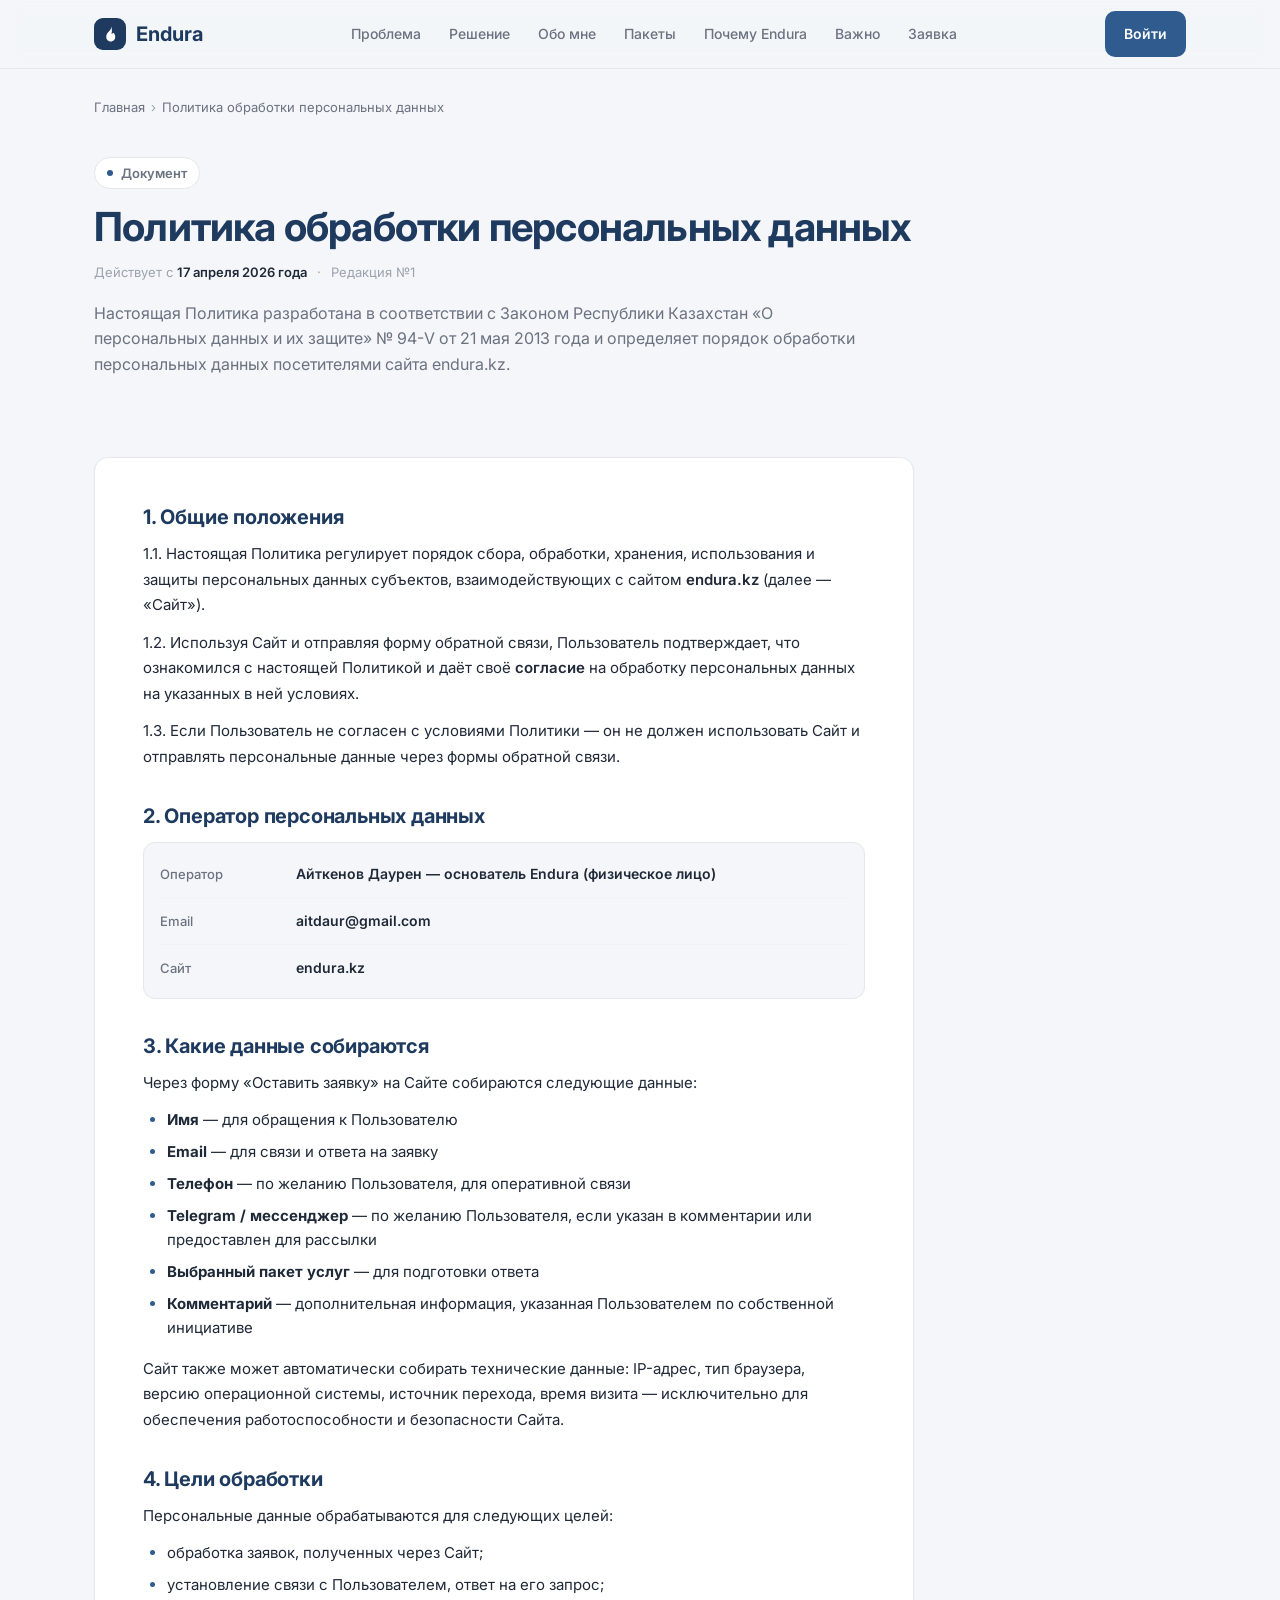
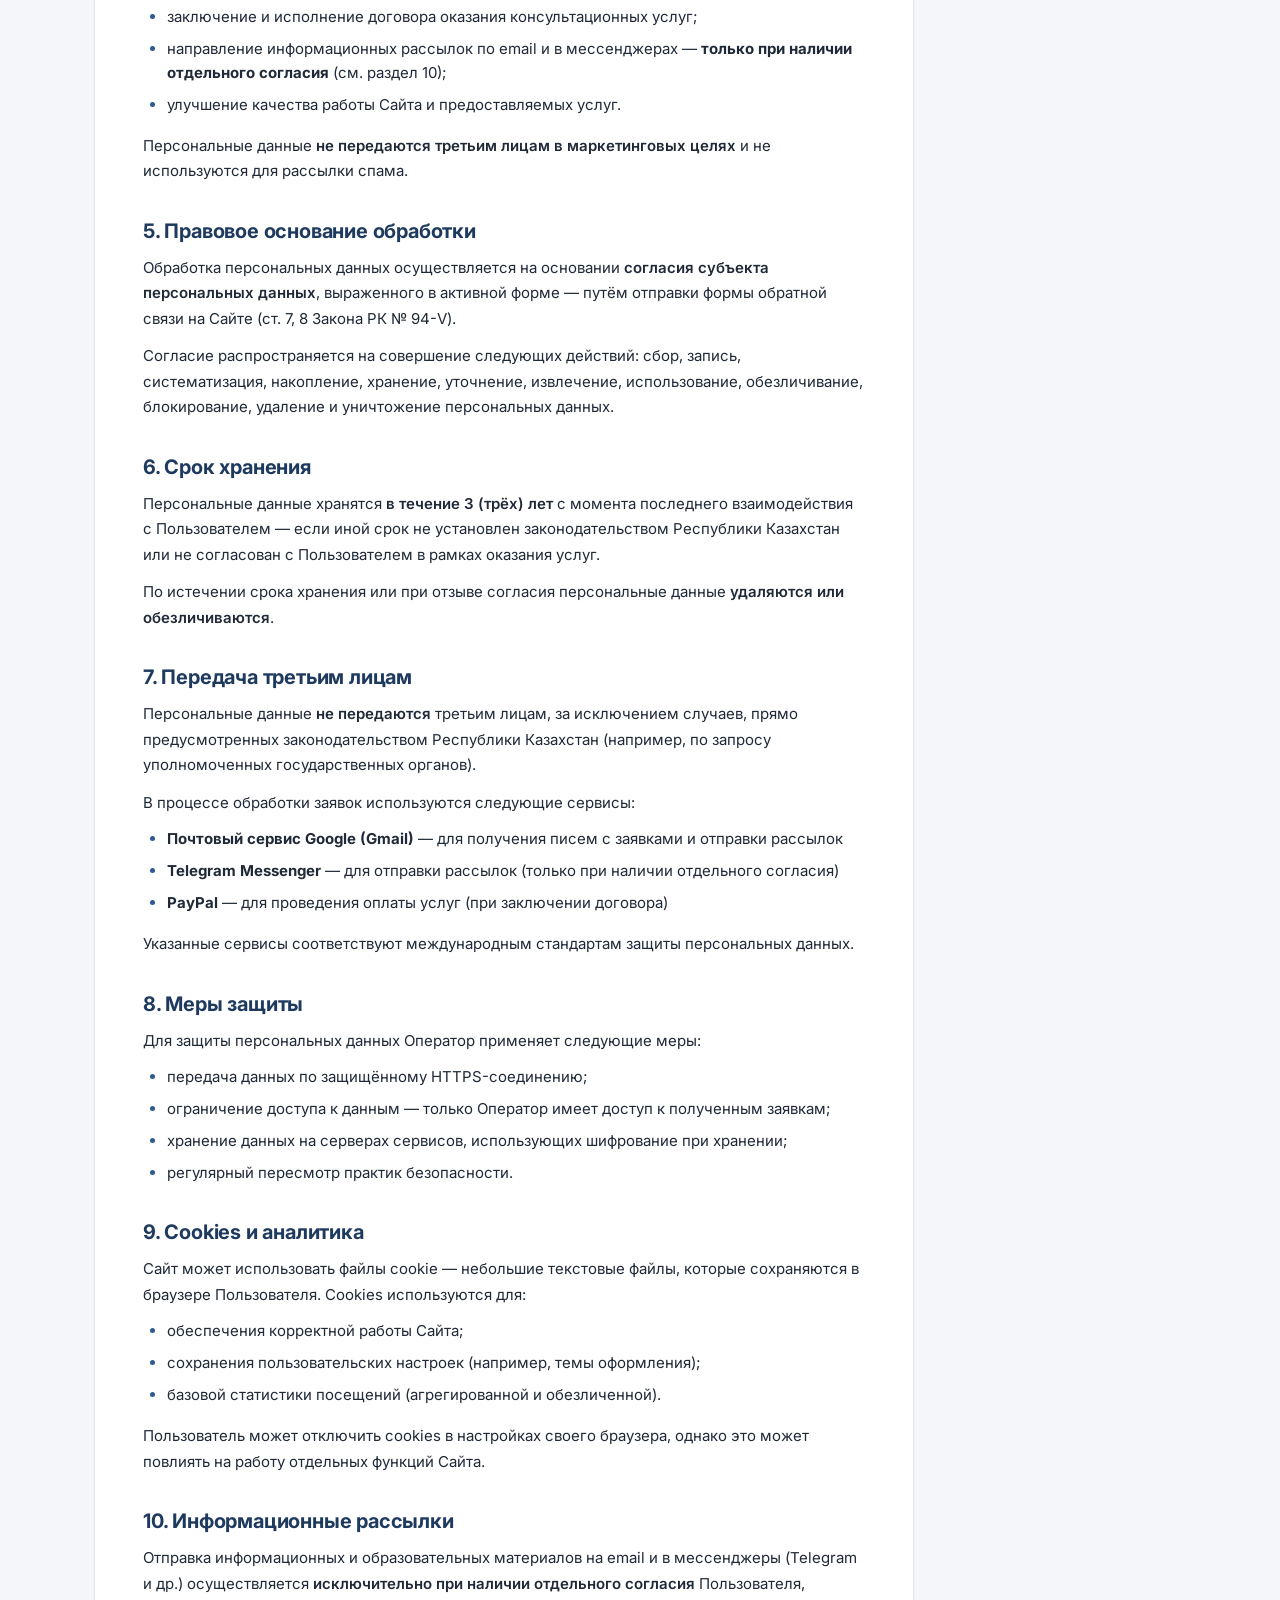
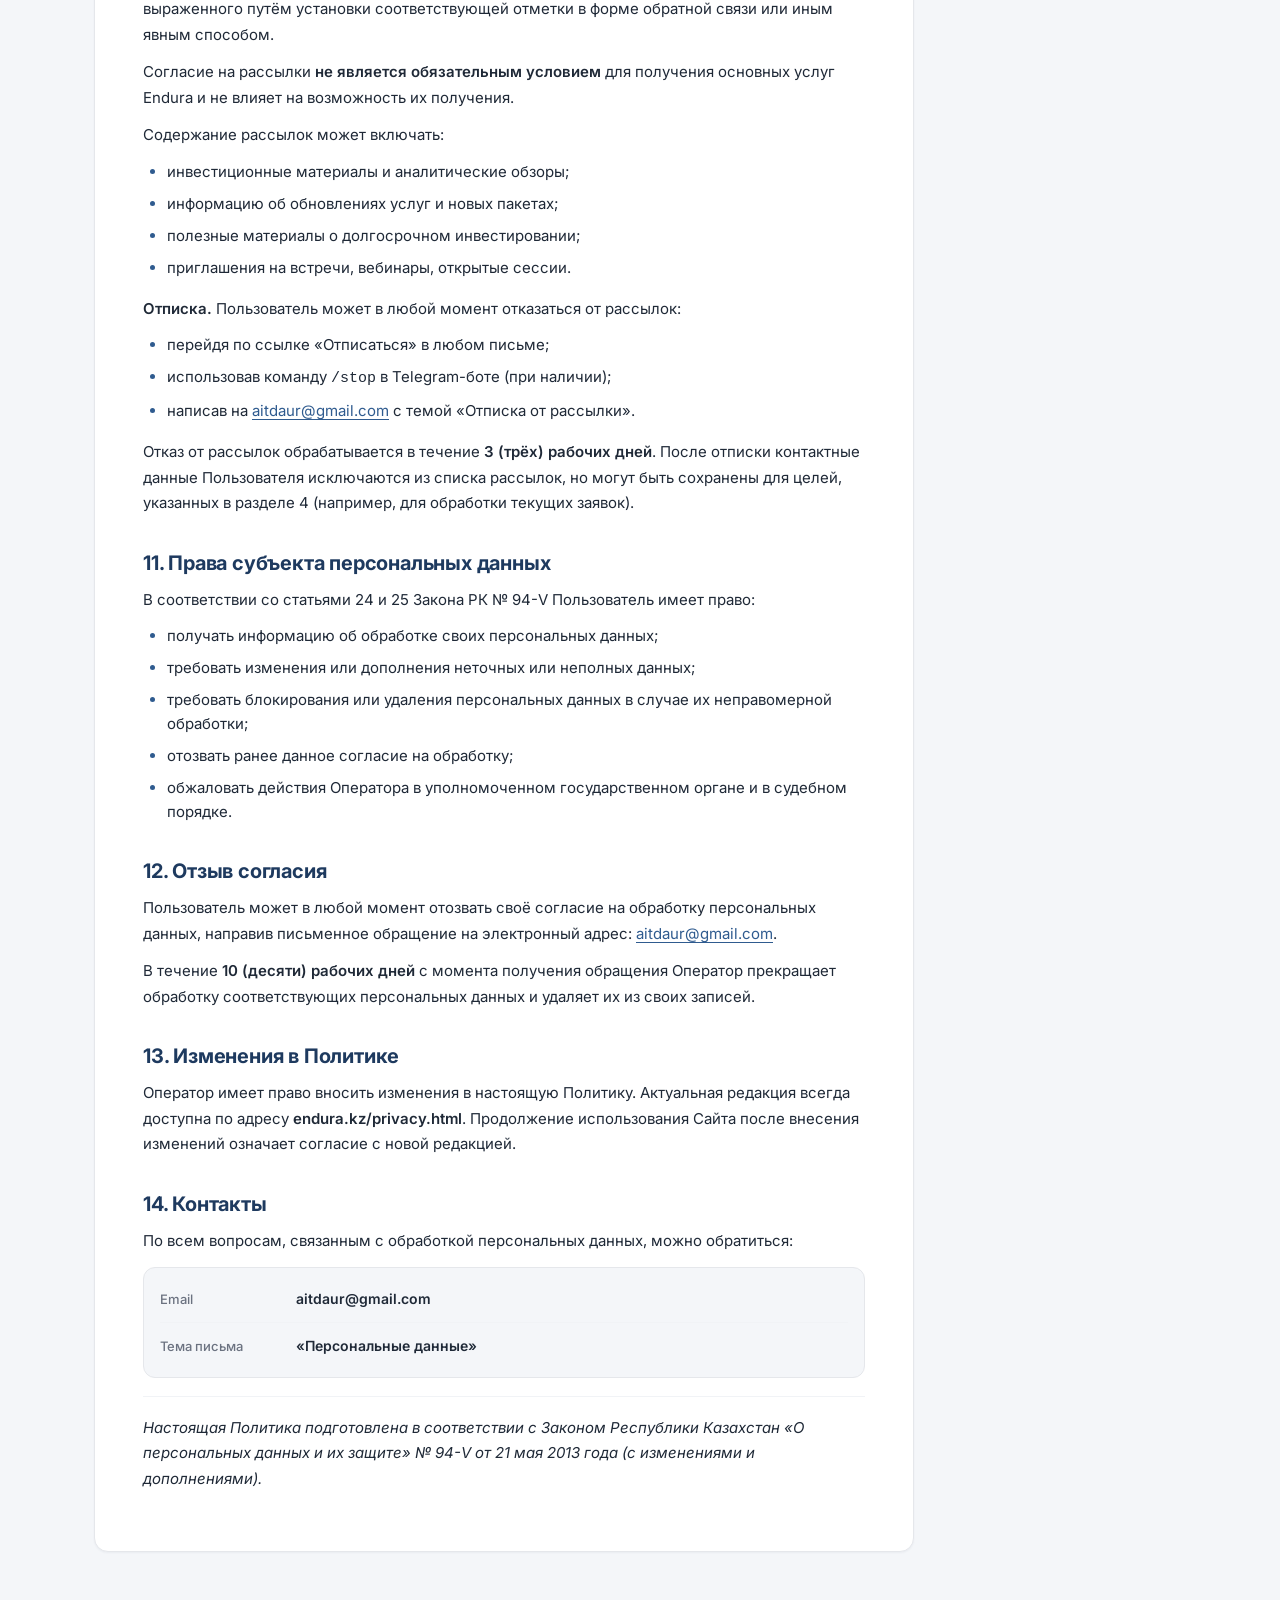
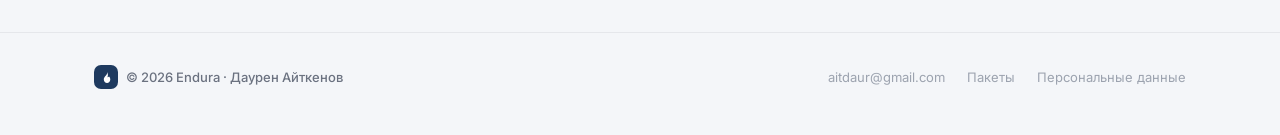
<file: privacy.html>
<!doctype html>
<html lang="ru">
<head>
<meta charset="utf-8" />
<meta name="viewport" content="width=device-width, initial-scale=1" />
<meta name="theme-color" content="#1E3A5F" />
<link rel="manifest" href="/site.webmanifest" />
<title>Политика обработки персональных данных · Endura</title>
<meta name="description" content="Политика обработки персональных данных Endura. Соответствует Закону Республики Казахстан «О персональных данных и их защите» №94-V от 21 мая 2013 года." />
<link rel="canonical" href="https://endura.kz/privacy.html" />
<meta name="robots" content="index,follow" />

<meta property="og:type" content="article" />
<meta property="og:site_name" content="Endura" />
<meta property="og:title" content="Политика обработки персональных данных · Endura" />
<meta property="og:description" content="Как я собираю, храню и использую ваши персональные данные. Соответствует Закону РК №94-V." />
<meta property="og:url" content="https://endura.kz/privacy.html" />
<meta property="og:locale" content="ru_RU" />

<script type="application/ld+json">
{
  "@context": "https://schema.org",
  "@type": "WebPage",
  "name": "Политика обработки персональных данных · Endura",
  "url": "https://endura.kz/privacy.html",
  "description": "Политика обработки персональных данных в соответствии с Законом Республики Казахстан №94-V от 21 мая 2013 года.",
  "inLanguage": "ru",
  "isPartOf": { "@type": "WebSite", "url": "https://endura.kz/" },
  "breadcrumb": {
    "@type": "BreadcrumbList",
    "itemListElement": [
      { "@type": "ListItem", "position": 1, "name": "Главная", "item": "https://endura.kz/" },
      { "@type": "ListItem", "position": 2, "name": "Политика обработки персональных данных", "item": "https://endura.kz/privacy.html" }
    ]
  }
}
</script>

<link rel="preconnect" href="https://fonts.googleapis.com">
<link rel="preconnect" href="https://fonts.gstatic.com" crossorigin>
<link href="https://fonts.googleapis.com/css2?family=Inter:wght@400;500;600;700;800&display=swap" rel="stylesheet">
<link rel="stylesheet" href="main.css">
<script src="main.js" defer></script>
</head>
<body>

<!-- NAV -->
<header class="nav">
  <div class="container nav-inner">
    <a href="index.html" class="brand" aria-label="Endura">
      <span class="brand-mark">
        <svg viewBox="0 0 24 24" fill="currentColor"><path d="M13.5 2c.3 3.2-1.3 5-3 6.7-1.8 1.9-3.5 3.8-3.5 7C7 19.3 9.7 22 13 22s6-2.7 6-6.3c0-2.3-1.1-4-2.3-5.4-.8.8-1.9 1.3-3 1.3 1-2 1.5-4.4-.2-9.6Z"/></svg>
      </span>
      Endura
    </a>
    <nav class="nav-links">
      <a href="index.html#problem">Проблема</a>
      <a href="index.html#solution">Решение</a>
      <a href="about.html">Обо мне</a>
      <a href="index.html#packages">Пакеты</a>
      <a href="index.html#why">Почему Endura</a>
      <a href="index.html#disclaimer">Важно</a>
      <a href="index.html#contact">Заявка</a>
    </nav>
    <div class="nav-cta">
      <a href="#" class="btn btn-brand">Войти</a>
    </div>
  </div>
</header>

<div class="container crumbs">
  <a href="index.html">Главная</a><span>›</span>Политика обработки персональных данных
</div>

<!-- HEADER -->
<section class="doc-hero">
  <div class="container">
    <span class="kicker"><span class="dot"></span> Документ</span>
    <h1>Политика обработки персональных данных</h1>
    <p class="doc-meta">
      <span>Действует с <strong>17 апреля 2026 года</strong></span>
      <span>·</span>
      <span>Редакция №1</span>
    </p>
    <p class="doc-lead">
      Настоящая Политика разработана в соответствии с Законом Республики Казахстан
      «О персональных данных и их защите» № 94-V от 21 мая 2013 года и определяет
      порядок обработки персональных данных посетителями сайта endura.kz.
    </p>
  </div>
</section>

<!-- DOC CONTENT -->
<section class="doc">
  <div class="container">
    <article class="doc-body">

      <h2 id="general">1. Общие положения</h2>
      <p>
        1.1. Настоящая Политика регулирует порядок сбора, обработки, хранения, использования
        и защиты персональных данных субъектов, взаимодействующих с сайтом <strong>endura.kz</strong>
        (далее — «Сайт»).
      </p>
      <p>
        1.2. Используя Сайт и отправляя форму обратной связи, Пользователь подтверждает, что
        ознакомился с настоящей Политикой и даёт своё <strong>согласие</strong> на обработку
        персональных данных на указанных в ней условиях.
      </p>
      <p>
        1.3. Если Пользователь не согласен с условиями Политики — он не должен использовать Сайт
        и отправлять персональные данные через формы обратной связи.
      </p>

      <h2 id="operator">2. Оператор персональных данных</h2>
      <div class="doc-card">
        <div class="doc-card-row"><span>Оператор</span><strong>Айткенов Даурен — основатель Endura (физическое лицо)</strong></div>
        <div class="doc-card-row"><span>Email</span><strong>aitdaur@gmail.com</strong></div>
        <div class="doc-card-row"><span>Сайт</span><strong>endura.kz</strong></div>
      </div>

      <h2 id="data">3. Какие данные собираются</h2>
      <p>Через форму «Оставить заявку» на Сайте собираются следующие данные:</p>
      <ul>
        <li><strong>Имя</strong> — для обращения к Пользователю</li>
        <li><strong>Email</strong> — для связи и ответа на заявку</li>
        <li><strong>Телефон</strong> — по желанию Пользователя, для оперативной связи</li>
        <li><strong>Telegram / мессенджер</strong> — по желанию Пользователя, если указан в комментарии или предоставлен для рассылки</li>
        <li><strong>Выбранный пакет услуг</strong> — для подготовки ответа</li>
        <li><strong>Комментарий</strong> — дополнительная информация, указанная Пользователем по собственной инициативе</li>
      </ul>
      <p>
        Сайт также может автоматически собирать технические данные: IP-адрес, тип браузера,
        версию операционной системы, источник перехода, время визита — исключительно для
        обеспечения работоспособности и безопасности Сайта.
      </p>

      <h2 id="purposes">4. Цели обработки</h2>
      <p>Персональные данные обрабатываются для следующих целей:</p>
      <ul>
        <li>обработка заявок, полученных через Сайт;</li>
        <li>установление связи с Пользователем, ответ на его запрос;</li>
        <li>заключение и исполнение договора оказания консультационных услуг;</li>
        <li>направление информационных рассылок по email и в мессенджерах — <strong>только при наличии отдельного согласия</strong> (см. раздел 10);</li>
        <li>улучшение качества работы Сайта и предоставляемых услуг.</li>
      </ul>
      <p>
        Персональные данные <strong>не передаются третьим лицам в маркетинговых целях</strong> и
        не используются для рассылки спама.
      </p>

      <h2 id="legal">5. Правовое основание обработки</h2>
      <p>
        Обработка персональных данных осуществляется на основании <strong>согласия субъекта
        персональных данных</strong>, выраженного в активной форме — путём отправки формы
        обратной связи на Сайте (ст. 7, 8 Закона РК № 94-V).
      </p>
      <p>
        Согласие распространяется на совершение следующих действий: сбор, запись, систематизация,
        накопление, хранение, уточнение, извлечение, использование, обезличивание, блокирование,
        удаление и уничтожение персональных данных.
      </p>

      <h2 id="storage">6. Срок хранения</h2>
      <p>
        Персональные данные хранятся <strong>в течение 3 (трёх) лет</strong> с момента
        последнего взаимодействия с Пользователем — если иной срок не установлен законодательством
        Республики Казахстан или не согласован с Пользователем в рамках оказания услуг.
      </p>
      <p>
        По истечении срока хранения или при отзыве согласия персональные данные <strong>удаляются
        или обезличиваются</strong>.
      </p>

      <h2 id="transfer">7. Передача третьим лицам</h2>
      <p>
        Персональные данные <strong>не передаются</strong> третьим лицам, за исключением случаев,
        прямо предусмотренных законодательством Республики Казахстан (например, по запросу
        уполномоченных государственных органов).
      </p>
      <p>
        В процессе обработки заявок используются следующие сервисы:
      </p>
      <ul>
        <li><strong>Почтовый сервис Google (Gmail)</strong> — для получения писем с заявками и отправки рассылок</li>
        <li><strong>Telegram Messenger</strong> — для отправки рассылок (только при наличии отдельного согласия)</li>
        <li><strong>PayPal</strong> — для проведения оплаты услуг (при заключении договора)</li>
      </ul>
      <p>
        Указанные сервисы соответствуют международным стандартам защиты персональных данных.
      </p>

      <h2 id="security">8. Меры защиты</h2>
      <p>Для защиты персональных данных Оператор применяет следующие меры:</p>
      <ul>
        <li>передача данных по защищённому HTTPS-соединению;</li>
        <li>ограничение доступа к данным — только Оператор имеет доступ к полученным заявкам;</li>
        <li>хранение данных на серверах сервисов, использующих шифрование при хранении;</li>
        <li>регулярный пересмотр практик безопасности.</li>
      </ul>

      <h2 id="cookies">9. Cookies и аналитика</h2>
      <p>
        Сайт может использовать файлы cookie — небольшие текстовые файлы, которые сохраняются
        в браузере Пользователя. Cookies используются для:
      </p>
      <ul>
        <li>обеспечения корректной работы Сайта;</li>
        <li>сохранения пользовательских настроек (например, темы оформления);</li>
        <li>базовой статистики посещений (агрегированной и обезличенной).</li>
      </ul>
      <p>
        Пользователь может отключить cookies в настройках своего браузера, однако это может
        повлиять на работу отдельных функций Сайта.
      </p>

      <h2 id="mailings">10. Информационные рассылки</h2>
      <p>
        Отправка информационных и образовательных материалов на email и в мессенджеры
        (Telegram и др.) осуществляется <strong>исключительно при наличии отдельного согласия</strong>
        Пользователя, выраженного путём установки соответствующей отметки в форме обратной связи
        или иным явным способом.
      </p>
      <p>
        Согласие на рассылки <strong>не является обязательным условием</strong> для получения
        основных услуг Endura и не влияет на возможность их получения.
      </p>
      <p>Содержание рассылок может включать:</p>
      <ul>
        <li>инвестиционные материалы и аналитические обзоры;</li>
        <li>информацию об обновлениях услуг и новых пакетах;</li>
        <li>полезные материалы о долгосрочном инвестировании;</li>
        <li>приглашения на встречи, вебинары, открытые сессии.</li>
      </ul>
      <p>
        <strong>Отписка.</strong> Пользователь может в любой момент отказаться от рассылок:
      </p>
      <ul>
        <li>перейдя по ссылке «Отписаться» в любом письме;</li>
        <li>использовав команду <code>/stop</code> в Telegram-боте (при наличии);</li>
        <li>написав на <a href="mailto:aitdaur@gmail.com?subject=Отписка%20от%20рассылки">aitdaur@gmail.com</a>
            с темой «Отписка от рассылки».</li>
      </ul>
      <p>
        Отказ от рассылок обрабатывается в течение <strong>3 (трёх) рабочих дней</strong>.
        После отписки контактные данные Пользователя исключаются из списка рассылок, но могут
        быть сохранены для целей, указанных в разделе 4 (например, для обработки текущих заявок).
      </p>

      <h2 id="rights">11. Права субъекта персональных данных</h2>
      <p>В соответствии со статьями 24 и 25 Закона РК № 94-V Пользователь имеет право:</p>
      <ul>
        <li>получать информацию об обработке своих персональных данных;</li>
        <li>требовать изменения или дополнения неточных или неполных данных;</li>
        <li>требовать блокирования или удаления персональных данных в случае их неправомерной обработки;</li>
        <li>отозвать ранее данное согласие на обработку;</li>
        <li>обжаловать действия Оператора в уполномоченном государственном органе и в судебном порядке.</li>
      </ul>

      <h2 id="withdraw">12. Отзыв согласия</h2>
      <p>
        Пользователь может в любой момент отозвать своё согласие на обработку персональных данных,
        направив письменное обращение на электронный адрес:
        <a href="mailto:aitdaur@gmail.com?subject=Отзыв%20согласия%20на%20обработку%20персональных%20данных">aitdaur@gmail.com</a>.
      </p>
      <p>
        В течение <strong>10 (десяти) рабочих дней</strong> с момента получения обращения
        Оператор прекращает обработку соответствующих персональных данных и удаляет их
        из своих записей.
      </p>

      <h2 id="changes">13. Изменения в Политике</h2>
      <p>
        Оператор имеет право вносить изменения в настоящую Политику. Актуальная редакция всегда
        доступна по адресу <strong>endura.kz/privacy.html</strong>. Продолжение использования Сайта
        после внесения изменений означает согласие с новой редакцией.
      </p>

      <h2 id="contact">14. Контакты</h2>
      <p>По всем вопросам, связанным с обработкой персональных данных, можно обратиться:</p>
      <div class="doc-card">
        <div class="doc-card-row"><span>Email</span><strong>aitdaur@gmail.com</strong></div>
        <div class="doc-card-row"><span>Тема письма</span><strong>«Персональные данные»</strong></div>
      </div>

      <p class="doc-note">
        Настоящая Политика подготовлена в соответствии с Законом Республики Казахстан
        «О персональных данных и их защите» № 94-V от 21 мая 2013 года (с изменениями и дополнениями).
      </p>
    </article>
  </div>
</section>

<!-- FOOTER -->
<footer>
  <div class="container foot-inner">
    <div class="foot-brand">
      <span class="brand-mark">
        <svg viewBox="0 0 24 24" fill="currentColor"><path d="M13.5 2c.3 3.2-1.3 5-3 6.7-1.8 1.9-3.5 3.8-3.5 7C7 19.3 9.7 22 13 22s6-2.7 6-6.3c0-2.3-1.1-4-2.3-5.4-.8.8-1.9 1.3-3 1.3 1-2 1.5-4.4-.2-9.6Z"/></svg>
      </span>
      © 2026 Endura · Даурен Айткенов
    </div>
    <div class="foot-links">
      <a href="mailto:aitdaur@gmail.com">aitdaur@gmail.com</a>
      <a href="index.html#packages">Пакеты</a>
      <a href="privacy.html">Персональные данные</a>
    </div>
  </div>
</footer>

</body>
</html>
</file>
<file: main.css>
/* =========================================================
   Endura — main stylesheet
   Палитра: navy #1E3A5F / #2F5B8F, bg #F4F6F9, cards #fff,
   text #1F2937 / #6B7280, accents #22C55E / #3B82F6 / #F59E0B
   ========================================================= */

:root{
  --navy:#1E3A5F;           /* sidebar и акценты */
  --navy-active:#2F5B8F;    /* активные элементы */
  --bg:#F4F6F9;             /* фон */
  --surface:#FFFFFF;        /* карточки */
  --ink:#1F2937;            /* тёмный текст */
  --ink-soft:#6B7280;       /* серый текст */
  --muted:#9CA3AF;
  --line:#E5E7EB;
  --line-soft:#F1F3F6;
  --brand:#F59E0B;          /* оранжевый акцент */
  --brand-soft:#FEF3C7;
  --blue:#3B82F6;           /* голубой акцент */
  --blue-soft:#DBEAFE;
  --ok:#22C55E;             /* зелёный акцент */
  --ok-soft:#DCFCE7;
  --shadow-sm:0 1px 2px rgba(30,58,95,.05);
  --shadow:0 1px 2px rgba(30,58,95,.05), 0 4px 14px rgba(30,58,95,.06);
  --radius:14px;
}

/* ---------- base ---------- */
*{box-sizing:border-box}
html,body{margin:0;padding:0}
body{
  font-family:'Inter',system-ui,-apple-system,Segoe UI,Roboto,sans-serif;
  background:var(--bg);color:var(--ink);line-height:1.55;
  -webkit-font-smoothing:antialiased;
}
a{color:inherit;text-decoration:none}
img{max-width:100%;display:block}
.container{max-width:1140px;margin:0 auto;padding:0 24px}
h1,h2,h3,h4{margin:0;color:var(--ink);letter-spacing:-.02em;font-weight:700}
h1{font-size:clamp(34px,4.6vw,56px);line-height:1.08}
h2{font-size:clamp(26px,3vw,38px);line-height:1.15}
h3{font-size:20px;line-height:1.3}
p{margin:0;color:var(--ink-soft)}
.lead{font-size:16px;color:var(--ink-soft);max-width:680px}


/* ---------- NAV ---------- */
.nav{
  position:sticky;top:0;z-index:50;
  background:rgba(244,246,249,.92);
  backdrop-filter:saturate(160%) blur(10px);
  border-bottom:1px solid var(--line);
}
.nav-inner{display:flex;align-items:center;justify-content:space-between;height:68px}
.brand{display:flex;align-items:center;gap:10px;font-weight:700;font-size:20px;color:var(--navy)}
.brand-mark{
  width:32px;height:32px;border-radius:9px;
  background:var(--navy);color:#fff;
  display:grid;place-items:center;
}
.brand-mark svg{width:18px;height:18px}
.nav-links{display:flex;gap:28px;font-size:14px;color:var(--ink-soft);font-weight:500}
.nav-links a:hover{color:var(--ink)}
.nav-links a.active{color:var(--navy);font-weight:600}
.nav-cta{display:flex;gap:10px;align-items:center}
@media (max-width:820px){.nav-links{display:none}}

/* ---------- BUTTONS ---------- */
.btn{
  display:inline-flex;align-items:center;gap:8px;
  padding:11px 18px;border-radius:10px;
  font-weight:600;font-size:14px;
  border:1px solid transparent;cursor:pointer;
  transition:background .15s, border-color .15s, color .15s, transform .1s;
}
.btn:active{transform:translateY(1px)}
.btn-primary{background:var(--navy);color:#fff}
.btn-primary:hover{background:var(--navy-active)}
.btn-brand{background:var(--navy-active);color:#fff}
.btn-brand:hover{background:var(--navy)}
.btn-ghost{background:#fff;color:var(--navy);border-color:var(--line)}
.btn-ghost:hover{border-color:var(--navy);color:var(--navy)}
.btn-lg{padding:14px 22px;font-size:15px}

/* ---------- SECTION helpers ---------- */
section{padding:40px 0}
section.alt{background:var(--surface);border-top:1px solid var(--line);border-bottom:1px solid var(--line)}
.section-head{max-width:720px;margin-bottom:40px}
.section-head .kicker{
  display:inline-flex;align-items:center;gap:8px;
  font-size:13px;font-weight:600;color:var(--ink-soft);
  padding:5px 12px;background:#fff;
  border:1px solid var(--line);border-radius:999px;
  margin-bottom:18px;
}
.kicker .dot{width:6px;height:6px;border-radius:50%;background:var(--navy-active)}
.section-head p{margin-top:12px;font-size:16px}

/* ---------- breadcrumbs ---------- */
.crumbs{padding-top:28px;font-size:13px;color:var(--ink-soft)}
.crumbs a:hover{color:var(--ink)}
.crumbs span{margin:0 6px;color:var(--muted)}

/* ---------- HERO (index) ---------- */
.hero{padding:40px 0}
.hero-grid{display:grid;grid-template-columns:1.1fr .9fr;gap:48px;align-items:center}
@media (max-width:900px){.hero-grid{grid-template-columns:1fr;gap:36px}}
.hero .kicker{
  display:inline-flex;align-items:center;gap:8px;
  font-size:13px;font-weight:600;color:var(--ink-soft);
  padding:5px 12px;background:#fff;
  border:1px solid var(--line);border-radius:999px;
}
.hero h1{margin-top:18px}
.hero h1 em{font-style:normal;color:var(--navy-active)}
.hero-sub{margin-top:20px;font-size:17px;color:var(--ink-soft);max-width:540px}
.hero-cta{margin-top:28px;display:flex;flex-wrap:wrap;gap:10px}
.hero-stats{
  margin-top:40px;display:grid;grid-template-columns:repeat(3,1fr);gap:0;
  background:#fff;border:1px solid var(--line);border-radius:var(--radius);overflow:hidden;
}
.hero-stat{padding:18px 20px;border-right:1px solid var(--line-soft)}
.hero-stat:last-child{border-right:none}
.hero-stat .n{font-size:22px;font-weight:700;color:var(--ink);letter-spacing:-.02em}
.hero-stat .l{font-size:12px;color:var(--muted);margin-top:2px}

.hero-visual{
  background:#fff;border:1px solid var(--line);border-radius:var(--radius);
  padding:22px;box-shadow:var(--shadow-sm);
}
.hv-top{display:flex;justify-content:space-between;align-items:center;margin-bottom:6px}
.hv-title{display:flex;align-items:center;gap:10px}
.hv-title .ic{
  width:34px;height:34px;border-radius:9px;background:var(--navy);
  color:#fff;display:grid;place-items:center;
}
.hv-title .ic svg{width:16px;height:16px}
.hv-title .t{font-size:15px;font-weight:600}
.hv-title .s{font-size:12px;color:var(--muted);margin-top:-2px}
.hv-pill{font-size:12px;color:var(--ok);font-weight:600;background:var(--ok-soft);padding:4px 10px;border-radius:999px}
.hv-big{font-size:36px;font-weight:700;letter-spacing:-.02em;margin-top:14px}
.hv-big .s{font-size:13px;color:var(--muted);font-weight:500;margin-left:6px}
.hv-chart{margin-top:10px;height:150px;position:relative}
.hv-chart svg{width:100%;height:100%;overflow:visible}
.hv-chart .end-dot{animation:pulse 2s ease-in-out infinite}
@keyframes pulse{0%,100%{opacity:1}50%{opacity:.4}}
.hv-list{margin-top:18px;border-top:1px solid var(--line-soft);padding-top:14px;display:flex;flex-direction:column;gap:10px}
.hv-row{display:flex;align-items:center;justify-content:space-between;font-size:14px}
.hv-row .l{display:flex;align-items:center;gap:10px;color:var(--ink)}
.hv-row .num{
  width:22px;height:22px;border-radius:6px;background:var(--blue-soft);
  color:var(--blue);font-size:12px;font-weight:700;display:grid;place-items:center;
}
.hv-row .r{color:var(--muted);font-size:12px}

/* ---------- PROBLEM / SOLUTION cards ---------- */
.problem-grid,
.solution-grid{display:grid;grid-template-columns:repeat(4,1fr);gap:16px}
@media (max-width:900px){.problem-grid,.solution-grid{grid-template-columns:repeat(2,1fr)}}
@media (max-width:520px){.problem-grid,.solution-grid{grid-template-columns:1fr}}
.card{
  background:#fff;border:1px solid var(--line);border-radius:var(--radius);
  padding:22px;box-shadow:var(--shadow-sm);
  transition:border-color .15s;
}
.card:hover{border-color:var(--navy-active)}
.card .num{
  width:28px;height:28px;border-radius:8px;background:var(--blue-soft);
  color:var(--blue);font-size:13px;font-weight:700;
  display:grid;place-items:center;margin-bottom:14px;
}
.card h4{font-size:16px;margin-bottom:6px}
.card p{font-size:14px}
.problem-outcome{
  margin-top:24px;padding:20px 24px;border-radius:var(--radius);
  background:#fff;border:1px solid var(--line);
  display:flex;gap:20px;flex-wrap:wrap;align-items:center;justify-content:space-between;
}
.problem-outcome .t{font-weight:600;font-size:13px;color:var(--muted);letter-spacing:.1em;text-transform:uppercase}
.problem-outcome .items{display:flex;gap:18px;flex-wrap:wrap}
.problem-outcome .items span{
  font-weight:500;font-size:14px;color:var(--ink);
  display:inline-flex;align-items:center;gap:8px;
}
.problem-outcome .items span::before{
  content:"";width:6px;height:6px;border-radius:50%;background:var(--brand);
}

/* ---------- ABOUT (на главной) ---------- */
.about-grid{display:grid;grid-template-columns:.85fr 1.15fr;gap:32px;align-items:stretch}
@media (max-width:900px){.about-grid{grid-template-columns:1fr}}
.about-photo{
  background:linear-gradient(135deg,var(--navy) 0%,var(--navy-active) 100%);
  border:1px solid var(--line);border-radius:var(--radius);
  box-shadow:var(--shadow-sm);overflow:hidden;position:relative;
  aspect-ratio:4/5;display:flex;align-items:flex-end;justify-content:center;
}
.about-photo img{
  max-width:100%;max-height:100%;width:auto;height:auto;
  object-fit:contain;object-position:center bottom;display:block;
}
.about-photo .ph-badge{
  position:absolute;bottom:16px;left:16px;z-index:2;
  padding:8px 14px;
  background:rgba(255,255,255,.95);backdrop-filter:blur(6px);
  border-radius:10px;font-size:12px;font-weight:600;color:var(--navy);
  display:inline-flex;align-items:center;gap:8px;
}
.about-photo .ph-badge::before{content:"";width:6px;height:6px;border-radius:50%;background:var(--ok)}
.about-body{
  background:#fff;border:1px solid var(--line);border-radius:var(--radius);
  padding:32px;box-shadow:var(--shadow-sm);display:flex;flex-direction:column;
}
.about-body .name{font-size:28px;font-weight:700;letter-spacing:-.02em;color:var(--navy)}
.about-body .role{margin-top:6px;font-size:14px;color:var(--ink-soft);font-weight:500}
.about-body .intro{margin-top:18px;font-size:16px;color:var(--ink);line-height:1.6}
.about-list{list-style:none;padding:0;margin:20px 0 22px;display:flex;flex-direction:column;gap:10px}
.about-list li{display:flex;gap:12px;align-items:flex-start;font-size:14px;color:var(--ink)}
.about-list li .ic{
  flex:none;width:22px;height:22px;border-radius:6px;background:var(--ok-soft);
  color:var(--ok);display:grid;place-items:center;
}
.about-list li .ic svg{width:12px;height:12px}
.about-tags{display:flex;gap:6px;flex-wrap:wrap;margin-bottom:22px}
.about-tags span{
  font-size:12px;padding:5px 10px;border-radius:999px;
  background:var(--bg);border:1px solid var(--line);color:var(--ink-soft);
}
.about-actions{display:flex;gap:10px;flex-wrap:wrap;margin-top:auto}

/* ---------- ABOUT HERO (about.html) ---------- */
.about-hero{padding:40px 0}
.about-hero-grid{display:grid;grid-template-columns:.75fr 1.25fr;gap:40px;align-items:start}
@media (max-width:900px){.about-hero-grid{grid-template-columns:1fr}}
.photo{
  background:linear-gradient(135deg,var(--navy),var(--navy-active));
  border:1px solid var(--line);border-radius:var(--radius);
  box-shadow:var(--shadow);overflow:hidden;position:relative;aspect-ratio:4/5;
  display:flex;align-items:flex-end;justify-content:center;
}
.photo img{max-width:100%;max-height:100%;width:auto;height:auto;object-fit:contain;object-position:center bottom;display:block}
.photo .badge{position:absolute;bottom:16px;left:16px;z-index:2;padding:8px 14px;background:rgba(255,255,255,.95);backdrop-filter:blur(6px);border-radius:10px;font-size:12px;font-weight:600;color:var(--navy);display:inline-flex;align-items:center;gap:8px}
.photo .badge::before{content:"";width:6px;height:6px;border-radius:50%;background:var(--ok)}

.about-intro .kicker{display:inline-flex;align-items:center;gap:8px;font-size:13px;font-weight:600;color:var(--ink-soft);padding:5px 12px;background:#fff;border:1px solid var(--line);border-radius:999px;margin-bottom:18px}
.about-intro h1{color:var(--navy)}
.about-intro .role{margin-top:10px;font-size:15px;color:var(--ink-soft);font-weight:500}
.about-intro p{margin-top:20px;color:var(--ink);font-size:16px}
.about-intro .bullets{list-style:none;padding:0;margin:22px 0 0;display:flex;flex-direction:column;gap:10px}
.about-intro .bullets li{display:flex;gap:12px;align-items:flex-start;font-size:15px;color:var(--ink)}
.about-intro .bullets .ic{flex:none;width:22px;height:22px;border-radius:6px;background:var(--ok-soft);color:var(--ok);display:grid;place-items:center}
.about-intro .bullets .ic svg{width:12px;height:12px}
.about-intro .tags{margin-top:20px;display:flex;gap:6px;flex-wrap:wrap}
.about-intro .tags span{font-size:12px;padding:5px 10px;border-radius:999px;background:#fff;border:1px solid var(--line);color:var(--ink-soft)}

.exp{
  background:#fff;border:1px solid var(--line);border-radius:var(--radius);
  padding:32px;box-shadow:var(--shadow-sm);margin-top:32px;
  display:grid;grid-template-columns:1fr 1.2fr;gap:36px;align-items:start;
}
@media (max-width:780px){.exp{grid-template-columns:1fr;gap:20px;padding:24px}}
.exp-head{display:flex;gap:16px;align-items:center}
.exp-logo{
  flex:none;width:56px;height:56px;border-radius:14px;
  background:linear-gradient(135deg,var(--navy),var(--navy-active));
  color:#fff;display:grid;place-items:center;
  font-weight:800;font-size:18px;letter-spacing:-.02em;
}
.exp .lbl{font-size:12px;font-weight:700;letter-spacing:.1em;text-transform:uppercase;color:var(--navy-active)}
.exp h3{margin-top:4px;color:var(--navy);font-size:22px}
.exp .sub{margin-top:4px;font-size:13px;color:var(--ink-soft)}
.exp ul{list-style:none;padding:0;margin:0;display:grid;grid-template-columns:1fr 1fr;gap:10px 24px}
@media (max-width:560px){.exp ul{grid-template-columns:1fr}}
.exp ul li{display:flex;gap:10px;align-items:flex-start;font-size:14px;color:var(--ink)}
.exp ul li::before{content:"";margin-top:8px;flex:none;width:5px;height:5px;border-radius:50%;background:var(--navy-active)}

/* ---------- PHILOSOPHY (6 cards) ---------- */
.phil-grid{display:grid;grid-template-columns:repeat(3,1fr);gap:16px}
@media (max-width:900px){.phil-grid{grid-template-columns:repeat(2,1fr)}}
@media (max-width:560px){.phil-grid{grid-template-columns:1fr}}
.phil-card{background:#fff;border:1px solid var(--line);border-radius:var(--radius);padding:24px;box-shadow:var(--shadow-sm);display:flex;flex-direction:column;gap:10px;transition:border-color .15s, transform .15s}
.phil-card:hover{border-color:var(--navy-active);transform:translateY(-2px)}
.phil-card .num{width:32px;height:32px;border-radius:8px;background:var(--blue-soft);color:var(--blue);font-weight:700;display:grid;place-items:center;font-size:14px}
.phil-card h3{font-size:17px;margin-top:4px}
.phil-card p{font-size:14px;line-height:1.55}
.phil-card ul{list-style:none;padding:0;margin:8px 0 0;display:flex;flex-direction:column;gap:6px}
.phil-card ul li{font-size:13px;color:var(--ink);display:flex;gap:8px;align-items:flex-start}
.phil-card ul li .ic{flex:none;width:16px;height:16px;border-radius:4px;background:var(--ok-soft);color:var(--ok);display:grid;place-items:center;margin-top:2px}
.phil-card ul li .ic svg{width:10px;height:10px}
.phil-card ul.cross li .ic{background:#F1F3F6;color:var(--ink-soft)}
.phil-card .quote{margin-top:10px;padding:12px 14px;background:var(--bg);border-left:3px solid var(--navy-active);border-radius:0 8px 8px 0;font-size:14px;color:var(--ink);font-weight:500}
.phil-card .quote .l{font-size:11px;font-weight:600;color:var(--muted);text-transform:uppercase;letter-spacing:.1em;margin-bottom:2px}

/* ---------- PRINCIPLES + FOR WHOM (about) ---------- */
.two-col{display:grid;grid-template-columns:1fr 1fr;gap:20px}
@media (max-width:900px){.two-col{grid-template-columns:1fr}}
.panel{background:#fff;border:1px solid var(--line);border-radius:var(--radius);padding:28px;box-shadow:var(--shadow-sm)}
.panel h3{font-size:20px;color:var(--navy)}
.panel .meta{font-size:12px;font-weight:700;letter-spacing:.1em;text-transform:uppercase;color:var(--navy-active);margin-bottom:6px}
.panel ul{list-style:none;padding:0;margin:18px 0 0;display:flex;flex-direction:column;gap:12px}
.panel ul li{display:flex;gap:12px;align-items:flex-start;font-size:15px;color:var(--ink)}
.panel ul li .ic{flex:none;width:22px;height:22px;border-radius:6px;background:var(--ok-soft);color:var(--ok);display:grid;place-items:center;margin-top:1px}
.panel ul li .ic svg{width:12px;height:12px}

/* ---------- PACKAGES ---------- */
.pkgs-grid{display:grid;grid-template-columns:repeat(4,1fr);gap:16px}
@media (max-width:1060px){.pkgs-grid{grid-template-columns:repeat(2,1fr)}}
@media (max-width:560px){.pkgs-grid{grid-template-columns:1fr}}
.pkg{
  background:#fff;border:1px solid var(--line);border-radius:var(--radius);
  padding:26px;display:flex;flex-direction:column;position:relative;
  box-shadow:var(--shadow-sm);
  transition:border-color .15s, transform .15s;
}
.pkg:hover{border-color:var(--navy-active)}
.pkg.featured{border-color:var(--navy);box-shadow:0 0 0 3px var(--blue-soft)}
.pkg-badge{
  position:absolute;top:-10px;left:24px;
  background:var(--brand);color:#fff;font-size:11px;font-weight:600;
  padding:4px 10px;border-radius:999px;letter-spacing:.06em;
}
.pkg-num{
  width:30px;height:30px;border-radius:8px;background:var(--blue-soft);
  color:var(--blue);font-weight:700;font-size:14px;
  display:grid;place-items:center;margin-bottom:14px;
}
.pkg-label{font-size:11px;font-weight:700;letter-spacing:.14em;color:var(--navy-active);text-transform:uppercase}
.pkg h3{font-size:18px;margin-top:6px;line-height:1.3;min-height:70px}
.pkg-sub{font-size:13px;color:var(--ink-soft);margin-top:6px;line-height:1.5;min-height:42px}
.pkg-price{margin:18px 0;padding:14px 0;border-top:1px solid var(--line-soft);border-bottom:1px solid var(--line-soft)}
@media (max-width:560px){.pkg h3{min-height:0}.pkg-sub{min-height:0}}
.pkg .price{font-size:30px;font-weight:700;letter-spacing:-.02em;color:var(--ink)}
.pkg .price-sub{font-size:12px;color:var(--muted);margin-top:2px}
.pkg ul{list-style:none;padding:0;margin:0 0 22px;display:flex;flex-direction:column;gap:8px;flex:1}
.pkg ul li{display:flex;gap:10px;align-items:flex-start;font-size:13px;color:var(--ink)}
.pkg ul li .ic{
  flex:none;width:18px;height:18px;border-radius:5px;background:var(--ok-soft);
  color:var(--ok);display:grid;place-items:center;margin-top:1px;
}
.pkg ul li .ic svg{width:10px;height:10px}
.pkg .pkg-meta{font-size:11px;color:var(--muted);margin-bottom:10px;text-transform:uppercase;letter-spacing:.1em;font-weight:600}
.pkg .btn{justify-content:center;width:100%}
.pkg .btn .arr{font-size:15px;line-height:1;transition:transform .25s ease;display:inline-block}
.pkg .btn:hover .arr{transform:translateY(3px)}

.pay-note{
  text-align:center;margin-top:24px;font-size:13px;color:var(--ink-soft);
  display:inline-flex;align-items:center;gap:8px;
}
.pay-wrap{text-align:center;margin-top:24px}
.pay-note .dot{width:6px;height:6px;border-radius:50%;background:var(--brand)}
.pay-note strong{color:var(--ink);font-weight:600}

/* ---------- WHY ---------- */
.why-grid{display:grid;grid-template-columns:.9fr 1.1fr;gap:32px;align-items:center}
@media (max-width:900px){.why-grid{grid-template-columns:1fr}}
.why-list{
  background:#fff;border:1px solid var(--line);border-radius:var(--radius);
  padding:10px;box-shadow:var(--shadow-sm);
}
.why-row{
  display:flex;gap:12px;align-items:center;
  padding:12px 14px;border-radius:10px;
}
.why-row + .why-row{border-top:1px solid var(--line-soft)}
.why-row .ic{
  flex:none;width:28px;height:28px;border-radius:8px;
  display:grid;place-items:center;
}
.why-row.no .ic{background:var(--bg);color:var(--ink-soft)}
.why-row.yes .ic{background:var(--ok-soft);color:var(--ok)}
.why-row .t{font-weight:500;font-size:15px;color:var(--ink)}
.why-row .s{font-size:13px;color:var(--muted);margin-left:auto}

/* ---------- FINAL CTA (landing) / BOTTOM CTA (about) ---------- */
.finalcta{padding:40px 0}
.finalcta-inner,
.bottom-cta-inner{
  background:#fff;border:1px solid var(--line);border-radius:20px;
  padding:48px 40px;text-align:center;box-shadow:var(--shadow);
  position:relative;overflow:hidden;
}
.bottom-cta-inner{padding:40px}
.finalcta-inner::before,
.bottom-cta-inner::before{
  content:"";position:absolute;top:-100px;left:50%;transform:translateX(-50%);
  width:420px;height:200px;
  background:radial-gradient(circle,var(--blue-soft) 0%,transparent 65%);
  pointer-events:none;
}
.bottom-cta-inner::before{top:-80px;width:360px;height:160px}
.finalcta .kicker,
.bottom-cta .kicker{position:relative;z-index:1}
.finalcta h2,
.bottom-cta h2{position:relative;z-index:1;margin-top:14px;color:var(--navy)}
.finalcta p,
.bottom-cta p{margin-top:12px;max-width:540px;margin-left:auto;margin-right:auto;position:relative;z-index:1}
.finalcta .buttons,
.bottom-cta .buttons{margin-top:26px;display:flex;gap:10px;justify-content:center;flex-wrap:wrap;position:relative;z-index:1}
.bottom-cta{padding:40px 0}

/* ---------- DISCLAIMER ---------- */
.disclaimer{padding:40px 0 0}
.disclaimer-box{
  display:flex;gap:24px;align-items:flex-start;
  padding:40px;border:1px solid var(--line);border-radius:20px;background:#fff;
  box-shadow:var(--shadow-sm);
}
@media (max-width:640px){.disclaimer-box{padding:28px 24px;gap:18px;flex-direction:column}}
.disclaimer-box .ic{
  flex:none;width:64px;height:64px;
  display:grid;place-items:center;
}
.disclaimer-box .ic svg{width:100%;height:100%;display:block}
.disclaimer-box .t{font-size:13px;font-weight:700;letter-spacing:.12em;text-transform:uppercase;color:var(--navy-active);margin-bottom:8px}
.disclaimer-box h3{font-size:22px;color:var(--ink);margin-bottom:10px;font-weight:700;letter-spacing:-.01em}
.disclaimer-box p{font-size:15px;line-height:1.6;color:var(--ink-soft)}
.disclaimer-box p + p{margin-top:8px}
.disclaimer-box strong{color:var(--ink);font-weight:600}

/* ---------- FORM (заявка) ---------- */
.form-section{padding:40px 0}
.form-wrap{
  display:grid;grid-template-columns:.9fr 1.1fr;gap:32px;
  background:#fff;border:1px solid var(--line);border-radius:24px;
  padding:48px;box-shadow:var(--shadow);position:relative;overflow:hidden;
}
@media (max-width:900px){.form-wrap{grid-template-columns:1fr;padding:32px;gap:24px}}
.form-wrap::before{
  content:"";position:absolute;top:-80px;right:-80px;width:280px;height:280px;
  background:radial-gradient(circle,var(--blue-soft) 0%,transparent 65%);pointer-events:none;
}
.form-intro{position:relative;z-index:1}
.form-intro .kicker{display:inline-flex;align-items:center;gap:8px;font-size:13px;font-weight:600;color:var(--ink-soft);padding:5px 12px;background:var(--bg);border:1px solid var(--line);border-radius:999px;margin-bottom:16px}
.form-intro h2{color:var(--navy)}
.form-intro p{margin-top:12px;font-size:16px;color:var(--ink-soft);max-width:440px}
.form-intro ul{list-style:none;padding:0;margin:22px 0 0;display:flex;flex-direction:column;gap:10px}
.form-intro ul li{display:flex;gap:10px;align-items:center;font-size:14px;color:var(--ink)}
.form-intro ul li .ic{flex:none;width:28px;height:28px;border-radius:8px;background:var(--blue-soft);color:var(--navy-active);display:grid;place-items:center}
.form-intro ul li .ic svg{width:14px;height:14px}
.form-intro ul li strong{font-weight:600;color:var(--ink)}

.form{position:relative;z-index:1;display:flex;flex-direction:column;gap:14px}
.form .row{display:grid;grid-template-columns:1fr 1fr;gap:14px}
@media (max-width:560px){.form .row{grid-template-columns:1fr}}
.field{display:flex;flex-direction:column;gap:6px}
.field label{font-size:13px;font-weight:600;color:var(--ink);letter-spacing:.01em}
.field label .opt{font-weight:400;color:var(--muted);font-size:12px;margin-left:4px}
.field input,
.field select,
.field textarea{
  font-family:inherit;font-size:15px;color:var(--ink);
  background:#fff;border:1px solid var(--line);border-radius:10px;
  padding:12px 14px;transition:border-color .15s, box-shadow .15s;
  width:100%;
}
.field textarea{resize:vertical;min-height:100px;line-height:1.5}
.field input:focus,
.field select:focus,
.field textarea:focus{
  outline:none;border-color:var(--navy-active);
  box-shadow:0 0 0 3px var(--blue-soft);
}
.field input::placeholder,
.field textarea::placeholder{color:var(--muted)}
.checkbox{
  display:flex;gap:10px;align-items:flex-start;cursor:pointer;
  padding:12px 14px;border:1px solid var(--line);border-radius:10px;
  background:var(--bg);transition:border-color .15s;
}
.checkbox:hover{border-color:var(--navy-active)}
.checkbox input{position:absolute;opacity:0;pointer-events:none}
.checkbox .box{
  flex:none;width:18px;height:18px;border-radius:5px;
  background:#fff;border:1.5px solid var(--line);margin-top:1px;
  display:grid;place-items:center;transition:background .15s, border-color .15s;
}
.checkbox .box::after{
  content:"";width:10px;height:10px;
  background:url("data:image/svg+xml;utf8,<svg xmlns='http://www.w3.org/2000/svg' viewBox='0 0 24 24' fill='none' stroke='white' stroke-width='4' stroke-linecap='round' stroke-linejoin='round'><polyline points='20 6 9 17 4 12'/></svg>") center/contain no-repeat;
  opacity:0;transform:scale(.6);transition:opacity .15s, transform .15s;
}
.checkbox input:checked ~ .box{background:var(--navy-active);border-color:var(--navy-active)}
.checkbox input:checked ~ .box::after{opacity:1;transform:scale(1)}
.checkbox input:focus-visible ~ .box{box-shadow:0 0 0 3px var(--blue-soft)}
.checkbox .ctext{font-size:13px;color:var(--ink-soft);line-height:1.5}
.checkbox .ctext a{color:var(--navy-active);text-decoration:underline;text-underline-offset:2px}
.checkbox .ctext a:hover{color:var(--navy)}

.form .submit{margin-top:6px;display:flex;gap:12px;align-items:center;flex-wrap:wrap;justify-content:space-between}
.form .submit .hint{font-size:12px;color:var(--muted);max-width:320px;line-height:1.5}
.form .submit .hint a{color:var(--navy-active);text-decoration:underline;text-underline-offset:2px}
.form .submit .hint a:hover{color:var(--navy)}
.form .submit .btn{min-width:200px;justify-content:center}
.form-success{
  display:none;margin-top:14px;padding:16px 18px;border-radius:12px;
  background:var(--ok-soft);border:1px solid #BBF7D0;color:#166534;
  font-size:14px;font-weight:500;
}
.form-success.show{display:block}

/* ---------- DOC (юридические страницы) ---------- */
.doc-hero{padding:40px 0}
.doc-hero .kicker{display:inline-flex;align-items:center;gap:8px;font-size:13px;font-weight:600;color:var(--ink-soft);padding:5px 12px;background:#fff;border:1px solid var(--line);border-radius:999px;margin-bottom:16px}
.doc-hero h1{color:var(--navy);font-size:clamp(28px,3.4vw,40px)}
.doc-meta{margin-top:14px;display:flex;gap:10px;align-items:center;flex-wrap:wrap;font-size:13px;color:var(--muted)}
.doc-meta strong{color:var(--ink);font-weight:600}
.doc-lead{margin-top:18px;font-size:16px;color:var(--ink-soft);max-width:780px;line-height:1.6}

.doc{padding:40px 0}
.doc-body{
  background:#fff;border:1px solid var(--line);border-radius:var(--radius);
  padding:48px;box-shadow:var(--shadow-sm);max-width:820px;
}
@media (max-width:720px){.doc-body{padding:28px 22px}}
.doc-body h2{
  font-size:20px;color:var(--navy);margin-top:36px;margin-bottom:12px;
  font-weight:700;letter-spacing:-.01em;scroll-margin-top:88px;
}
.doc-body h2:first-child{margin-top:0}
.doc-body p{color:var(--ink);font-size:15px;line-height:1.7;margin:0 0 12px}
.doc-body p strong{font-weight:600;color:var(--ink)}
.doc-body a{color:var(--navy-active);text-decoration:underline;text-underline-offset:3px}
.doc-body a:hover{color:var(--navy)}
.doc-body ul{margin:10px 0 16px;padding-left:24px;display:flex;flex-direction:column;gap:8px}
.doc-body ul li{font-size:15px;color:var(--ink);line-height:1.6}
.doc-body ul li::marker{color:var(--navy-active)}
.doc-card{
  background:var(--bg);border:1px solid var(--line);border-radius:12px;
  padding:8px 16px;margin:14px 0 18px;
}
.doc-card-row{
  display:flex;gap:16px;align-items:center;padding:12px 0;
  border-bottom:1px solid var(--line-soft);flex-wrap:wrap;
}
.doc-card-row:last-child{border-bottom:none}
.doc-card-row span{flex:none;min-width:120px;font-size:13px;color:var(--ink-soft);font-weight:500}
.doc-card-row strong{font-size:14px;color:var(--ink);font-weight:600}
.doc-note{
  margin-top:32px;padding-top:18px;border-top:1px solid var(--line-soft);
  font-size:13px;color:var(--muted);font-style:italic;
}

/* ---------- FOOTER ---------- */
footer{padding:32px 0 48px;color:var(--muted);font-size:13px;border-top:1px solid var(--line);margin-top:40px}
.foot-inner{display:flex;justify-content:space-between;gap:20px;flex-wrap:wrap;align-items:center}
.foot-brand{display:flex;align-items:center;gap:8px;color:var(--ink-soft);font-weight:500}
.foot-brand .brand-mark{width:24px;height:24px;border-radius:7px}
.foot-brand .brand-mark svg{width:13px;height:13px}
.foot-links{display:flex;gap:22px}
.foot-links a:hover{color:var(--ink)}

/* ---------- reveal on scroll ---------- */
.reveal{opacity:0;transform:translateY(10px);transition:opacity .5s ease, transform .5s ease}
.reveal.in{opacity:1;transform:none}
</file>
